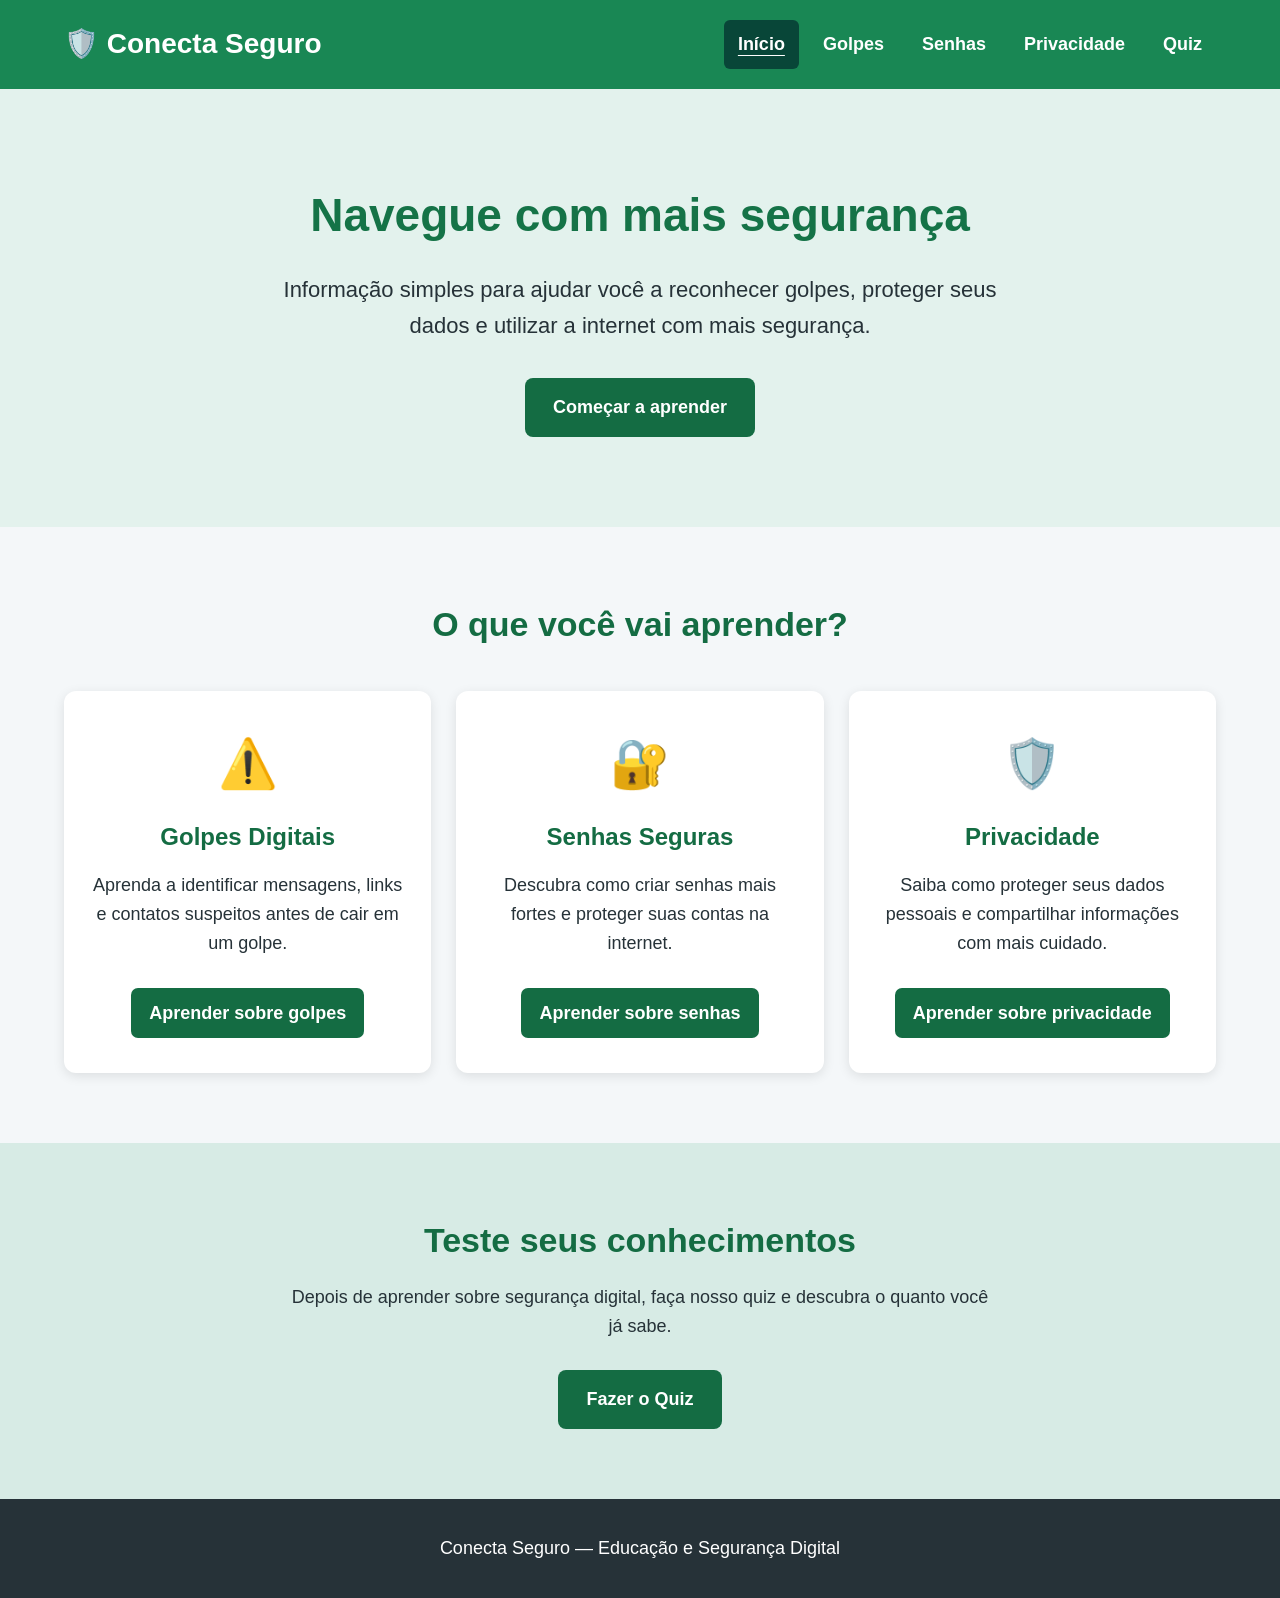
<file: index.html>
<!DOCTYPE html>
<html lang="pt-BR">

<head>
    <meta charset="UTF-8">
    <meta name="viewport" content="width=device-width, initial-scale=1.0">

    <title>Conecta Seguro</title>

    <meta name="description"
          content="Conecta Seguro - Informação simples e acessível para uma navegação mais segura na internet.">

    <link rel="stylesheet" href="css/style.css">
</head>

<body>

<header>
    <div class="container">
        <h1>
<a href="index.html" class="logo-link">
    🛡️ Conecta Seguro
</a>
        </h1>

        <nav>
            <a href="index.html" class="ativo" aria-current="page">Início</a>
            <a href="pages/golpes.html">Golpes</a>
            <a href="pages/senhas.html">Senhas</a>
            <a href="pages/privacidade.html">Privacidade</a>
            <a href="pages/quiz.html">Quiz</a>
        </nav>
    </div>
</header>


<main>

    <!-- Apresentação -->
    <section class="hero">

        <div class="container">

            <h2>Navegue com mais segurança</h2>

            <p>
                Informação simples para ajudar você a reconhecer golpes,
                proteger seus dados e utilizar a internet com mais segurança.
            </p>

            <a class="botao" href="#aprender">
                Começar a aprender
            </a>

        </div>

    </section>


    <!-- Conteúdos -->
    <section id="aprender" class="conteudos">

        <div class="container">

            <h2>O que você vai aprender?</h2>

            <div class="cards">

                <article class="card">
                    <span class="icone">⚠️</span>

                    <h3>Golpes Digitais</h3>

                    <p>
                        Aprenda a identificar mensagens, links e contatos
                        suspeitos antes de cair em um golpe.
                    </p>

                    <a href="pages/golpes.html">
                        Aprender sobre golpes
                    </a>
                </article>


                <article class="card">
                    <span class="icone">🔐</span>

                    <h3>Senhas Seguras</h3>

                    <p>
                        Descubra como criar senhas mais fortes e proteger
                        suas contas na internet.
                    </p>

                    <a href="pages/senhas.html">
                        Aprender sobre senhas
                    </a>
                </article>


                <article class="card">
                    <span class="icone">🛡️</span>

                    <h3>Privacidade</h3>

                    <p>
                        Saiba como proteger seus dados pessoais e compartilhar
                        informações com mais cuidado.
                    </p>

                    <a href="pages/privacidade.html">
                        Aprender sobre privacidade
                    </a>
                </article>

            </div>

        </div>

    </section>


    <!-- Quiz -->
    <section class="quiz">

        <div class="container">

            <h2>Teste seus conhecimentos</h2>

            <p>
                Depois de aprender sobre segurança digital,
                faça nosso quiz e descubra o quanto você já sabe.
            </p>

            <a class="botao" href="pages/quiz.html">
                Fazer o Quiz
            </a>

        </div>

    </section>

</main>


<footer>

    <div class="container">

        <p>
            Conecta Seguro — Educação e Segurança Digital
        </p>
    </div>

</footer>

<script src="js/script.js"></script>

</body>

</html>
</file>
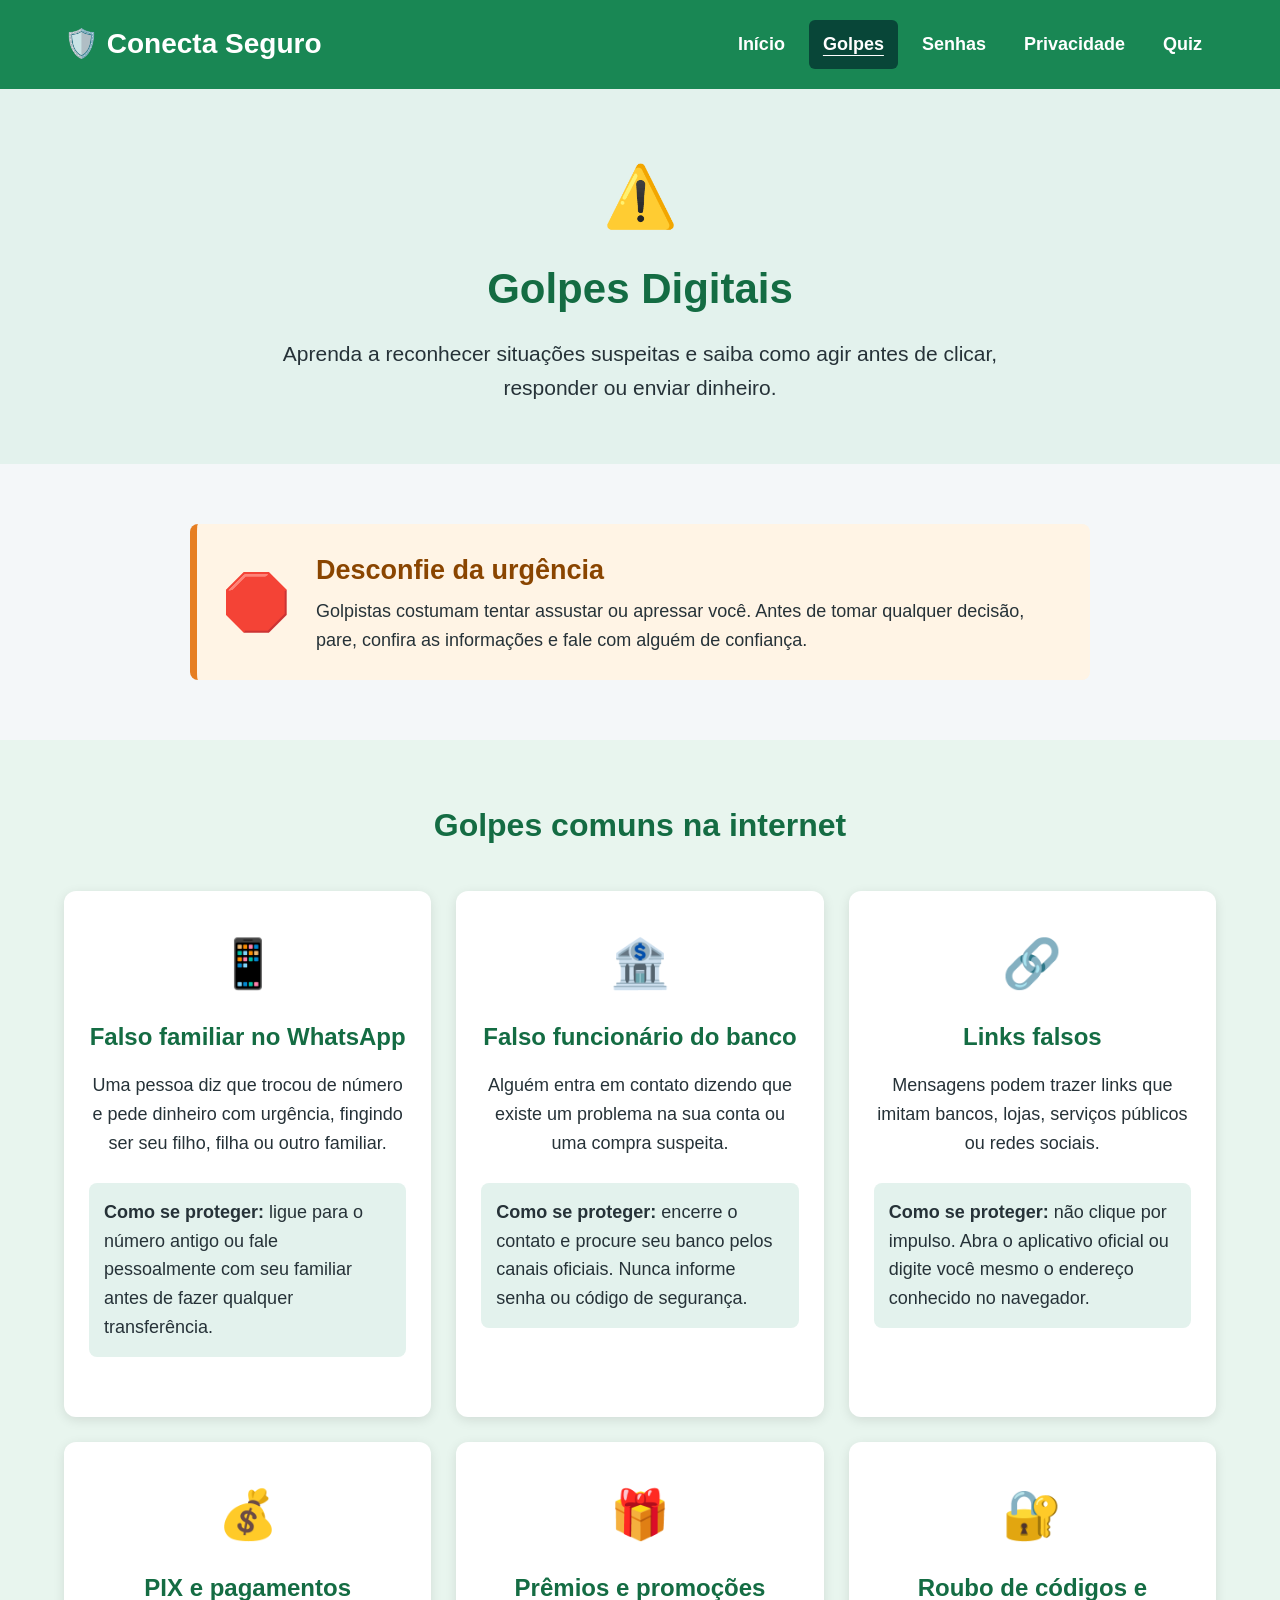
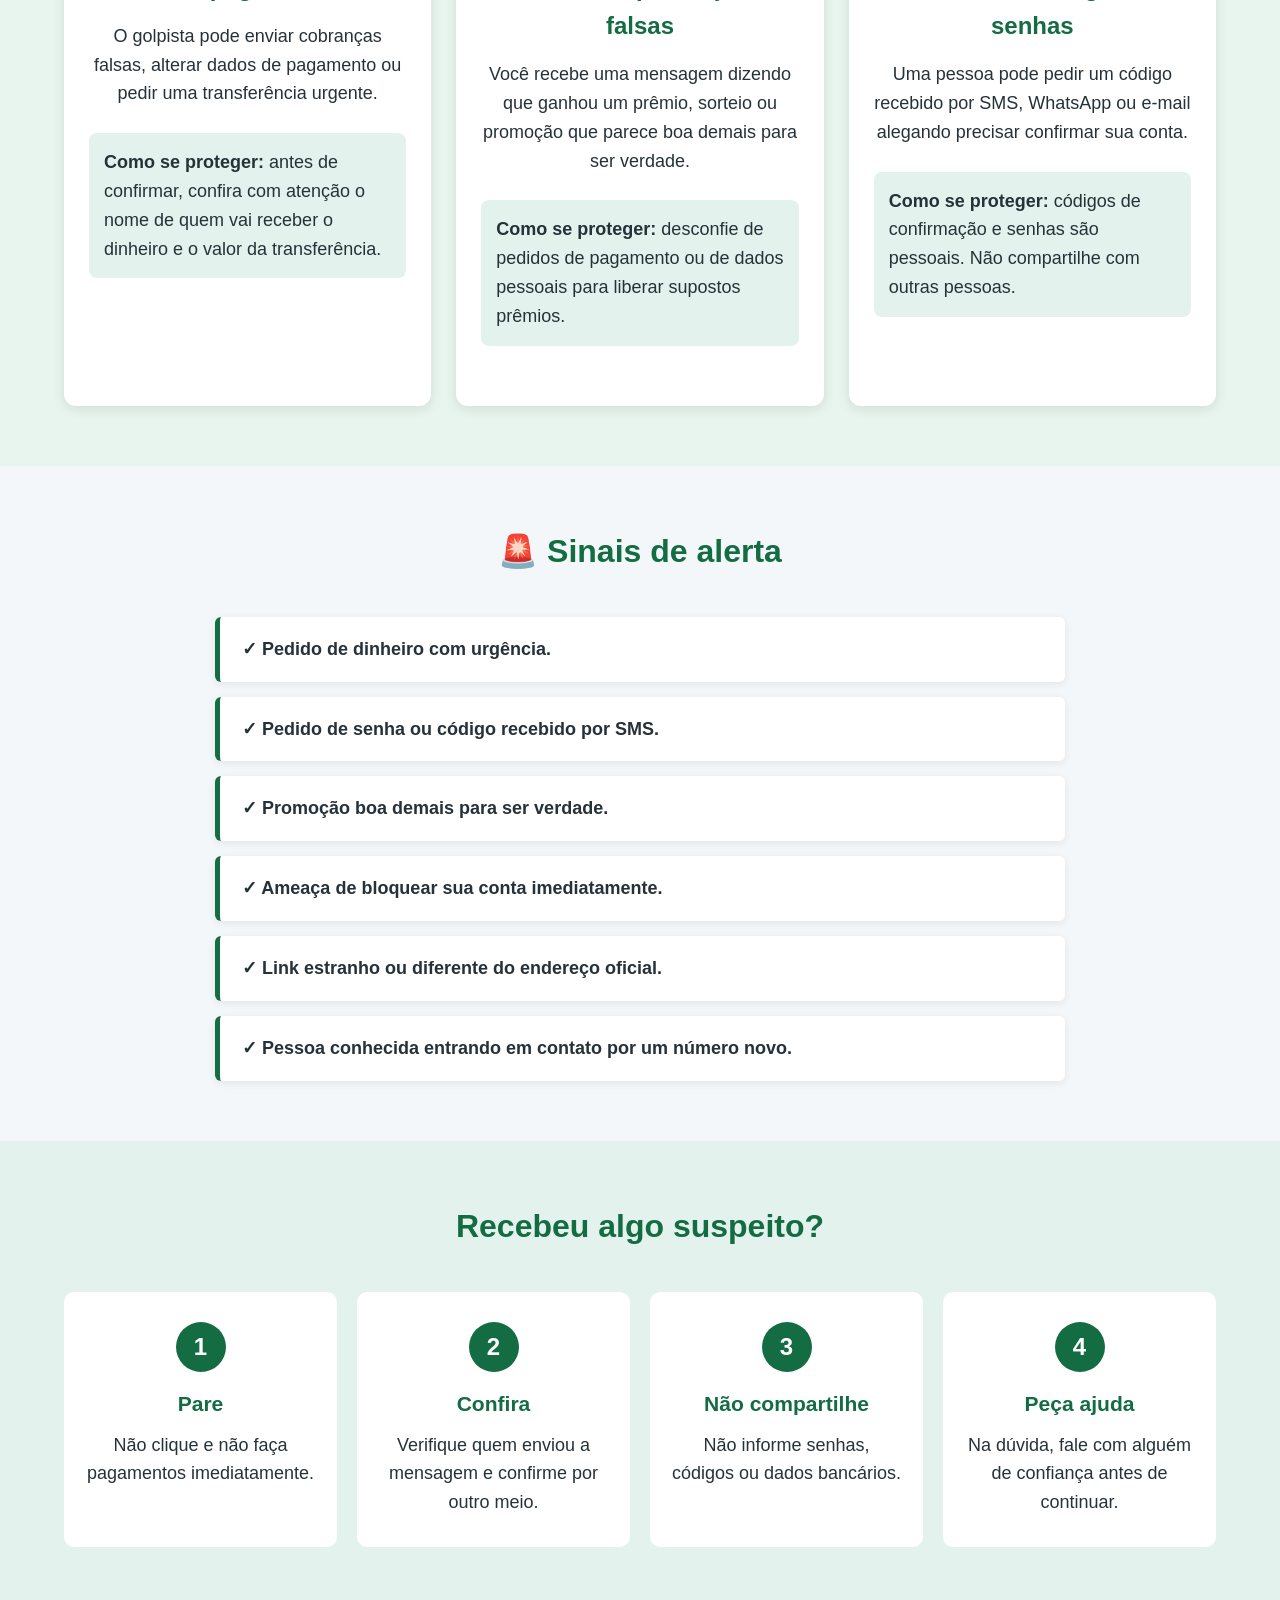
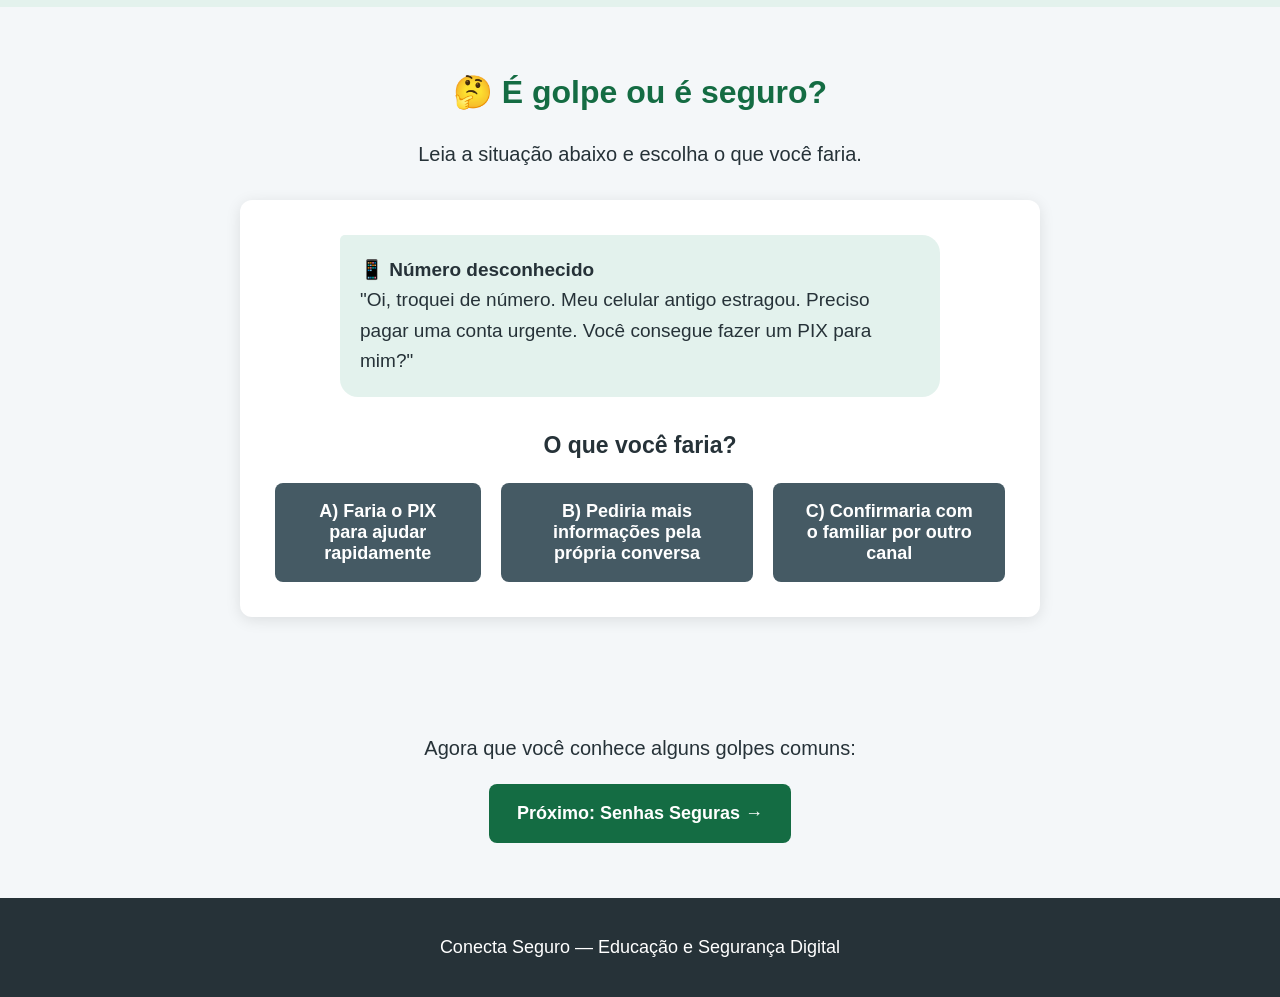
<file: pages/golpes.html>
<!DOCTYPE html>
<html lang="pt-BR">

<head>
    <meta charset="UTF-8">
    <meta name="viewport" content="width=device-width, initial-scale=1.0">

    <title>Golpes Digitais | Conecta Seguro</title>

    <meta name="description"
          content="Aprenda a reconhecer golpes digitais e saiba como se proteger na internet.">

    <link rel="stylesheet" href="../css/style.css">
</head>

<body>

<header>
    <div class="container">
        <h1>
<a href="../index.html" class="logo-link">
    🛡️ Conecta Seguro
</a>
        </h1>

        <nav>
            <a href="../index.html">Início</a>
            <a href="golpes.html" class="ativo" aria-current="page">Golpes</a>
            <a href="senhas.html">Senhas</a>
            <a href="privacidade.html">Privacidade</a>
            <a href="quiz.html">Quiz</a>
        </nav>
    </div>
</header>


<main>

    <!-- Introdução -->
    <section class="pagina-topo">
        <div class="container">
            <span class="pagina-icone">⚠️</span>

            <h2>Golpes Digitais</h2>

            <p>
                Aprenda a reconhecer situações suspeitas e saiba
                como agir antes de clicar, responder ou enviar dinheiro.
            </p>
        </div>
    </section>


    <!-- Regra principal -->
    <section class="secao">
        <div class="container">

            <div class="alerta-importante">
                <span>🛑</span>

                <div>
                    <h2>Desconfie da urgência</h2>

                    <p>
                        Golpistas costumam tentar assustar ou apressar você.
                        Antes de tomar qualquer decisão, pare, confira as
                        informações e fale com alguém de confiança.
                    </p>
                </div>
            </div>

        </div>
    </section>


    <!-- Tipos de golpes -->
    <section class="secao fundo-claro">
        <div class="container">

            <h2 class="titulo-secao">Golpes comuns na internet</h2>

            <div class="cards golpes-cards">

                <article class="card">
                    <span class="icone">📱</span>

                    <h3>Falso familiar no WhatsApp</h3>

                    <p>
                        Uma pessoa diz que trocou de número e pede dinheiro
                        com urgência, fingindo ser seu filho, filha ou outro
                        familiar.
                    </p>

                    <p class="dica">
                        <strong>Como se proteger:</strong>
                        ligue para o número antigo ou fale pessoalmente com
                        seu familiar antes de fazer qualquer transferência.
                    </p>
                </article>


                <article class="card">
                    <span class="icone">🏦</span>

                    <h3>Falso funcionário do banco</h3>

                    <p>
                        Alguém entra em contato dizendo que existe um problema
                        na sua conta ou uma compra suspeita.
                    </p>

                    <p class="dica">
                        <strong>Como se proteger:</strong>
                        encerre o contato e procure seu banco pelos canais
                        oficiais. Nunca informe senha ou código de segurança.
                    </p>
                </article>


                <article class="card">
                    <span class="icone">🔗</span>

                    <h3>Links falsos</h3>

                    <p>
                        Mensagens podem trazer links que imitam bancos,
                        lojas, serviços públicos ou redes sociais.
                    </p>

                    <p class="dica">
                        <strong>Como se proteger:</strong>
                        não clique por impulso. Abra o aplicativo oficial ou
                        digite você mesmo o endereço conhecido no navegador.
                    </p>
                </article>


                <article class="card">
                    <span class="icone">💰</span>

                    <h3>PIX e pagamentos</h3>

                    <p>
                        O golpista pode enviar cobranças falsas, alterar dados
                        de pagamento ou pedir uma transferência urgente.
                    </p>

                    <p class="dica">
                        <strong>Como se proteger:</strong>
                        antes de confirmar, confira com atenção o nome de quem
                        vai receber o dinheiro e o valor da transferência.
                    </p>
                </article>


                <article class="card">
                    <span class="icone">🎁</span>

                    <h3>Prêmios e promoções falsas</h3>

                    <p>
                        Você recebe uma mensagem dizendo que ganhou um prêmio,
                        sorteio ou promoção que parece boa demais para ser verdade.
                    </p>

                    <p class="dica">
                        <strong>Como se proteger:</strong>
                        desconfie de pedidos de pagamento ou de dados pessoais
                        para liberar supostos prêmios.
                    </p>
                </article>


                <article class="card">
                    <span class="icone">🔐</span>

                    <h3>Roubo de códigos e senhas</h3>

                    <p>
                        Uma pessoa pode pedir um código recebido por SMS,
                        WhatsApp ou e-mail alegando precisar confirmar sua conta.
                    </p>

                    <p class="dica">
                        <strong>Como se proteger:</strong>
                        códigos de confirmação e senhas são pessoais.
                        Não compartilhe com outras pessoas.
                    </p>
                </article>

            </div>

        </div>
    </section>


    <!-- Sinais de alerta -->
    <section class="secao">
        <div class="container">

            <h2 class="titulo-secao">🚨 Sinais de alerta</h2>

            <div class="lista-seguranca">

                <div>✓ Pedido de dinheiro com urgência.</div>

                <div>✓ Pedido de senha ou código recebido por SMS.</div>

                <div>✓ Promoção boa demais para ser verdade.</div>

                <div>✓ Ameaça de bloquear sua conta imediatamente.</div>

                <div>✓ Link estranho ou diferente do endereço oficial.</div>

                <div>✓ Pessoa conhecida entrando em contato por um número novo.</div>

            </div>

        </div>
    </section>


    <!-- Passos -->
    <section class="secao passos-seguranca">
        <div class="container">

            <h2 class="titulo-secao">
                Recebeu algo suspeito?
            </h2>

            <div class="passos">

                <div class="passo">
                    <span>1</span>
                    <h3>Pare</h3>
                    <p>Não clique e não faça pagamentos imediatamente.</p>
                </div>

                <div class="passo">
                    <span>2</span>
                    <h3>Confira</h3>
                    <p>Verifique quem enviou a mensagem e confirme por outro meio.</p>
                </div>

                <div class="passo">
                    <span>3</span>
                    <h3>Não compartilhe</h3>
                    <p>Não informe senhas, códigos ou dados bancários.</p>
                </div>

                <div class="passo">
                    <span>4</span>
                    <h3>Peça ajuda</h3>
                    <p>Na dúvida, fale com alguém de confiança antes de continuar.</p>
                </div>

            </div>

        </div>
    </section>
<!-- Atividade interativa -->
<section class="secao atividade">
    <div class="container">

        <h2 class="titulo-secao">🤔 É golpe ou é seguro?</h2>

        <p class="atividade-introducao">
            Leia a situação abaixo e escolha o que você faria.
        </p>

       <div class="situacao">

    <div class="mensagem-simulada">

        <div class="mensagem-remetente">
            📱 <strong>Número desconhecido</strong>
        </div>

        <p>
            "Oi, troquei de número. Meu celular antigo estragou.
            Preciso pagar uma conta urgente. Você consegue fazer um PIX
            para mim?"
        </p>

    </div>


    <h3>O que você faria?</h3>


    <div class="opcoes opcoes-golpe">

        <button
            type="button"
            class="opcao opcao-golpe"
            onclick="verificarResposta('pix', this)">
            A) Faria o PIX para ajudar rapidamente
        </button>

        <button
            type="button"
            class="opcao opcao-golpe"
            onclick="verificarResposta('conversa', this)">
            B) Pediria mais informações pela própria conversa
        </button>

        <button
            type="button"
            class="opcao opcao-golpe"
            onclick="verificarResposta('confirmar', this)">
            C) Confirmaria com o familiar por outro canal
        </button>

    </div>


    <div
        id="resultado"
        class="resultado"
        aria-live="polite">
    </div>

</div>

    </div>
</section>

    <!-- Navegação -->
    <section class="proxima-aula">
        <div class="container">

            <p>Agora que você conhece alguns golpes comuns:</p>

            <a class="botao" href="senhas.html">
                Próximo: Senhas Seguras →
            </a>

        </div>
    </section>

</main>


<footer>
    <div class="container">

        <p>Conecta Seguro — Educação e Segurança Digital</p>

    </div>
</footer>

<script src="../js/script.js"></script>

</body>

</html>
</file>
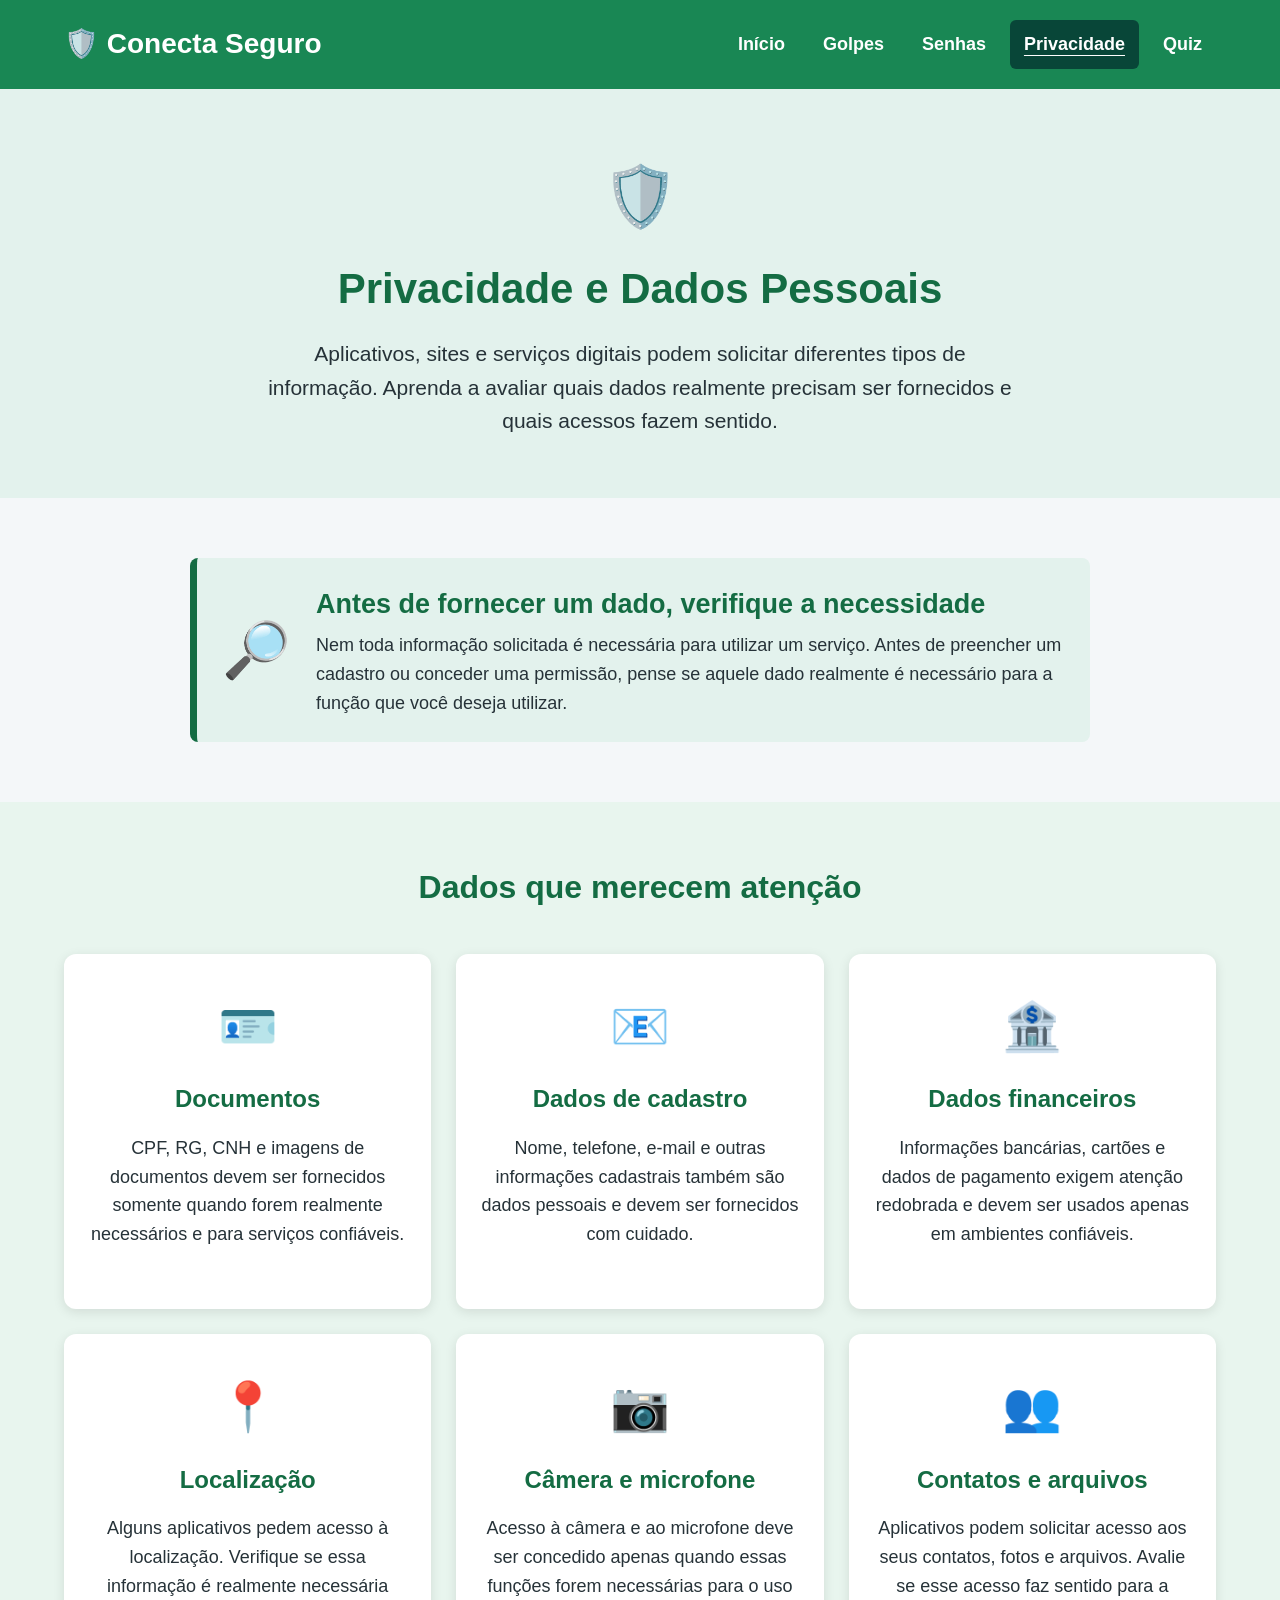
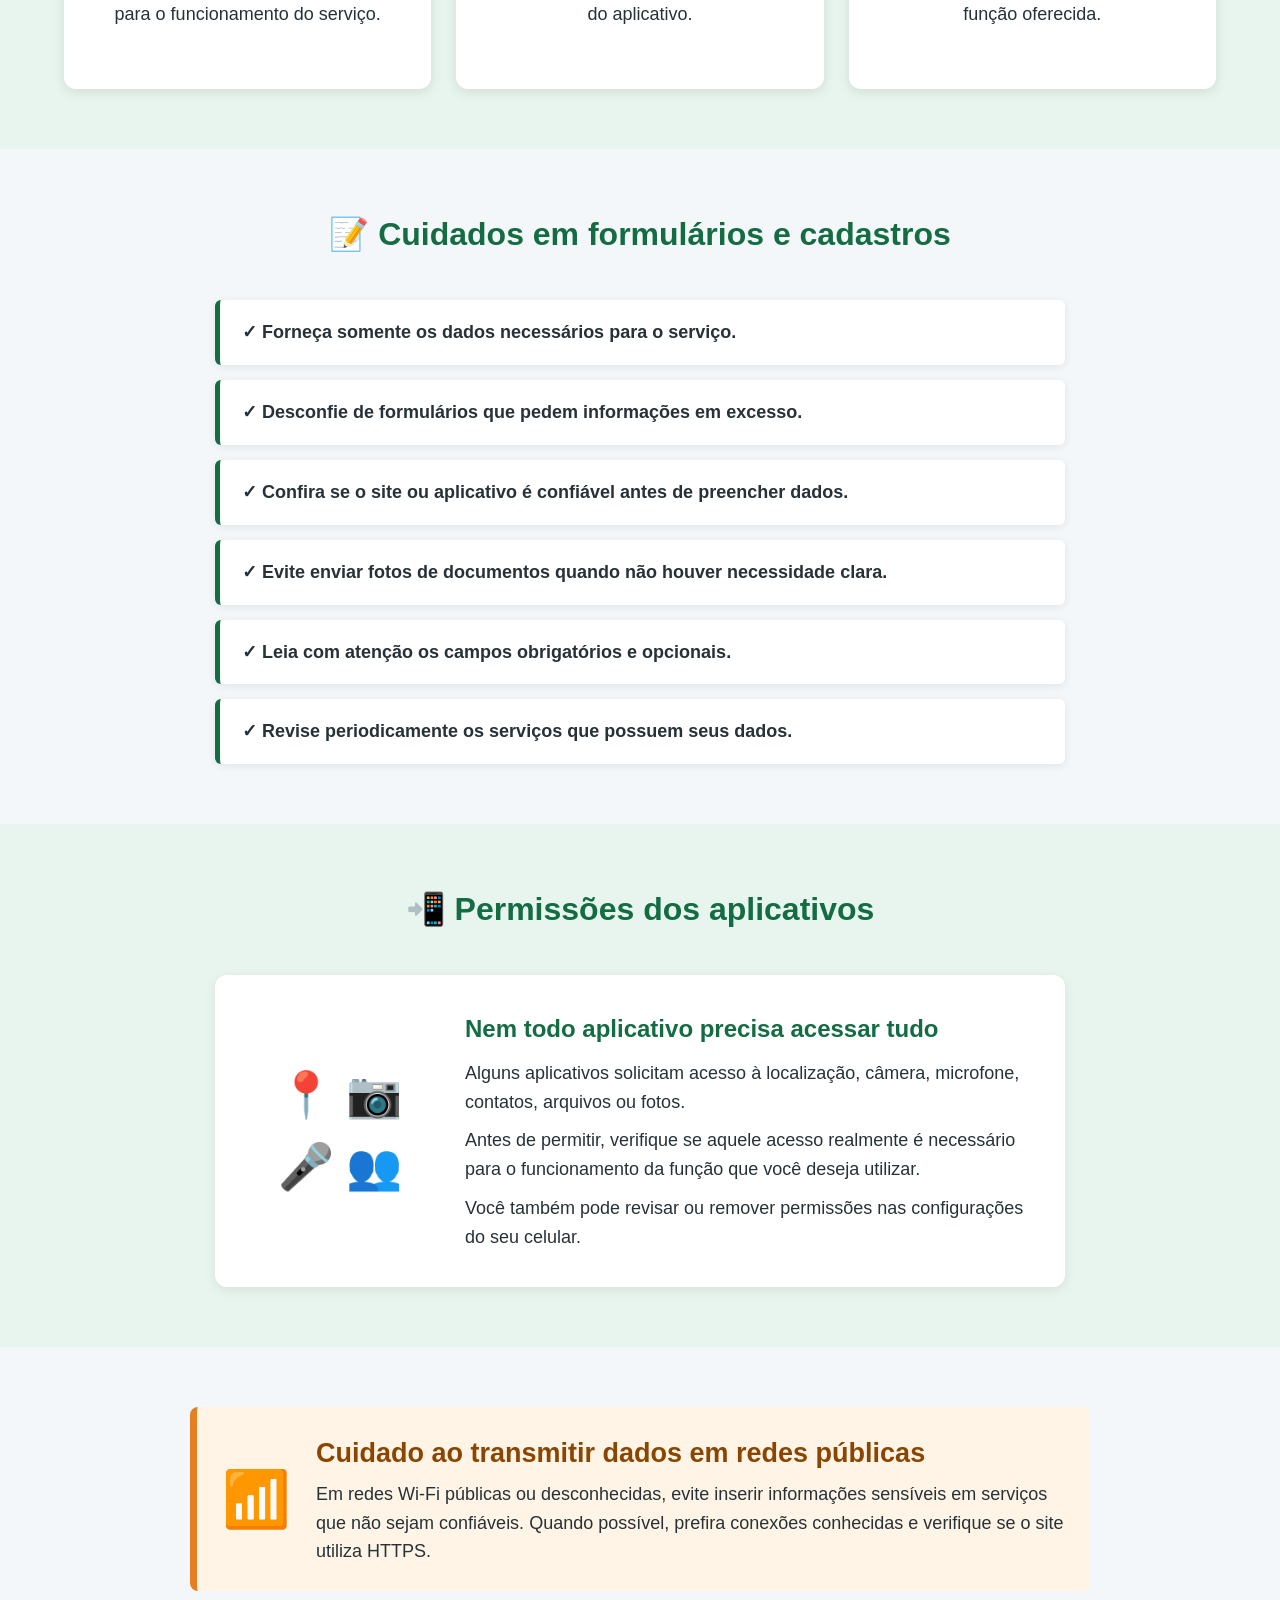
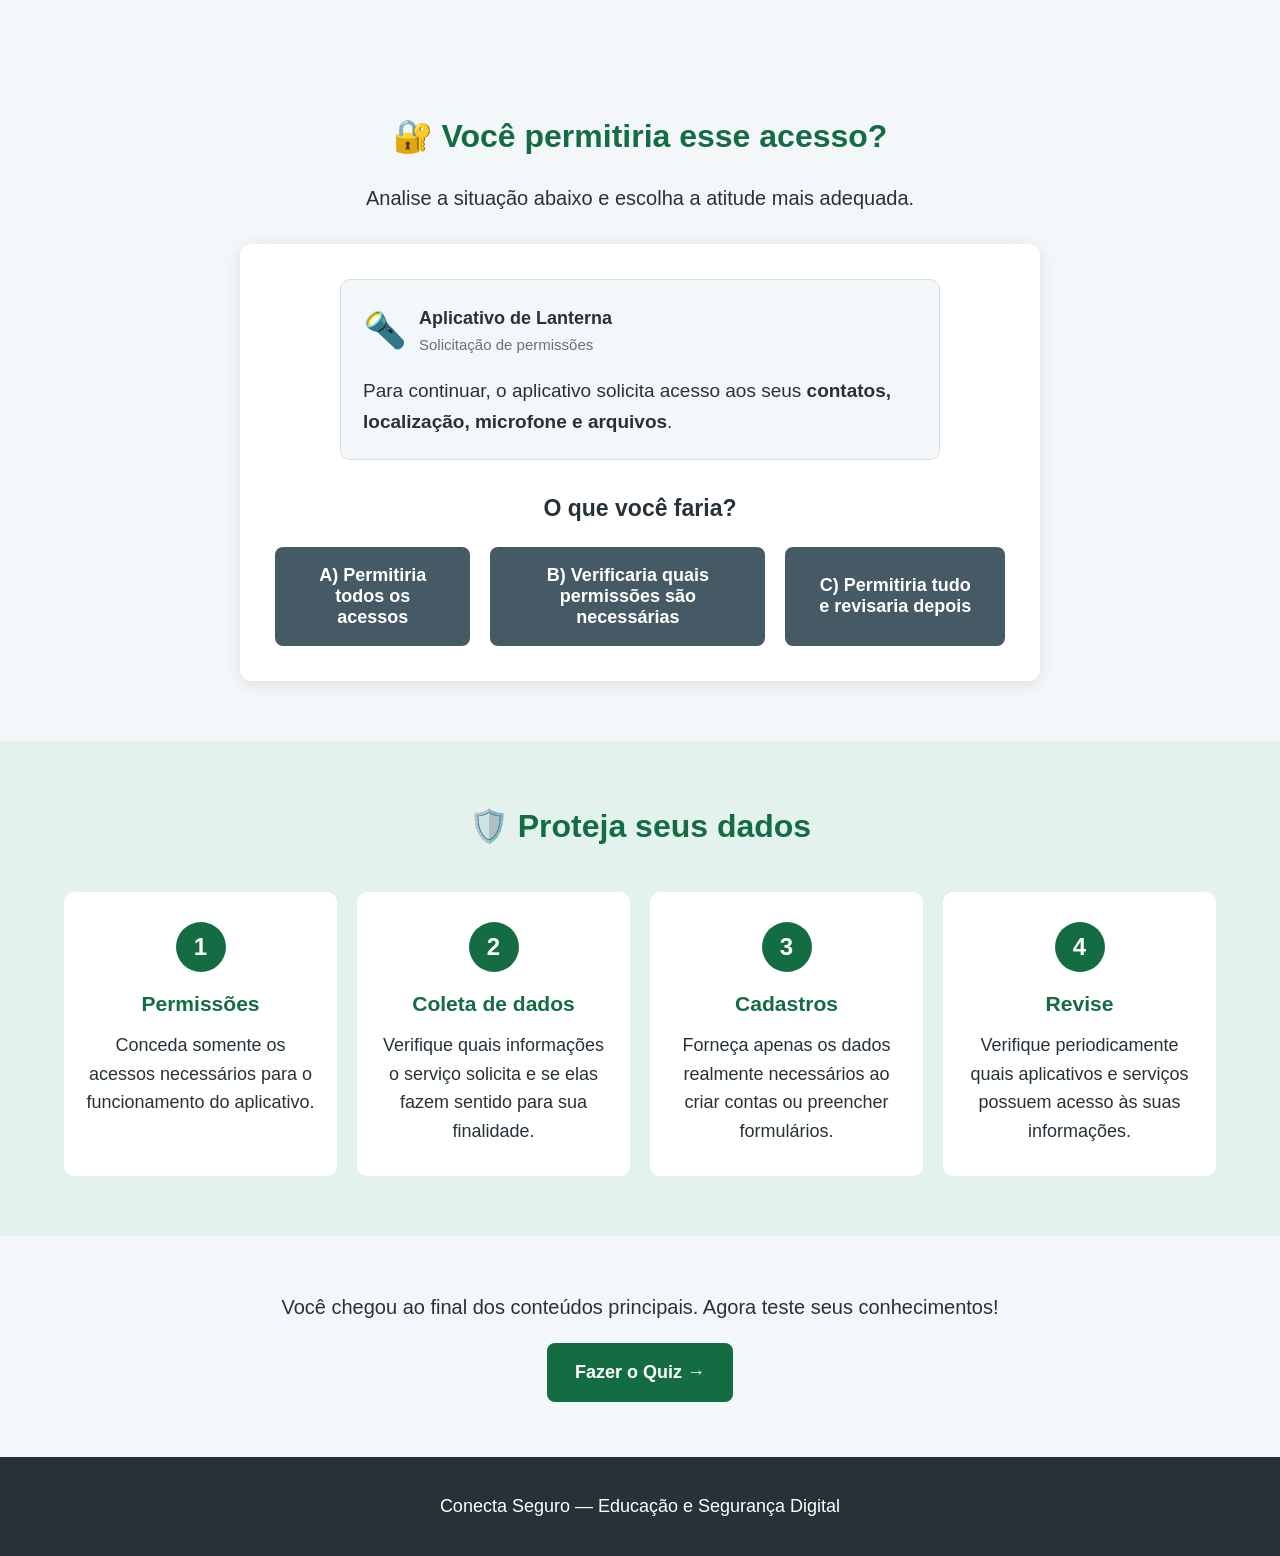
<file: pages/privacidade.html>
<!DOCTYPE html>
<html lang="pt-BR">

<head>
    <meta charset="UTF-8">
    <meta name="viewport" content="width=device-width, initial-scale=1.0">

    <title>Privacidade | Conecta Seguro</title>

    <meta name="description"
          content="Aprenda a proteger seus dados pessoais e sua privacidade na internet.">

    <link rel="stylesheet" href="../css/style.css">
</head>

<body>

<header>
    <div class="container">
        <h1>
<a href="../index.html" class="logo-link">
    🛡️ Conecta Seguro
</a>
        </h1>

        <nav>
            <a href="../index.html">Início</a>
            <a href="golpes.html">Golpes</a>
            <a href="senhas.html">Senhas</a>
            <a href="privacidade.html" class="ativo" aria-current="page">Privacidade</a>
            <a href="quiz.html">Quiz</a>
        </nav>
    </div>
</header>


<main>

    <!-- Introdução -->
    <section class="pagina-topo">
        <div class="container">

            <span class="pagina-icone">🛡️</span>

            <h2>Privacidade e Dados Pessoais</h2>

            <p>
                Aplicativos, sites e serviços digitais podem solicitar
                diferentes tipos de informação. Aprenda a avaliar quais dados
                realmente precisam ser fornecidos e quais acessos fazem sentido.
            </p>

        </div>
    </section>


    <!-- Regra principal -->
    <section class="secao">
        <div class="container">

            <div class="alerta-importante alerta-verde">

                <span>🔎</span>

                <div>
                    <h2>Antes de fornecer um dado, verifique a necessidade</h2>

                    <p>
                        Nem toda informação solicitada é necessária para utilizar
                        um serviço. Antes de preencher um cadastro ou conceder
                        uma permissão, pense se aquele dado realmente é necessário
                        para a função que você deseja utilizar.
                    </p>
                </div>

            </div>

        </div>
    </section>


    <!-- Dados que merecem cuidado -->
    <section class="secao fundo-claro">
        <div class="container">

            <h2 class="titulo-secao">
                Dados que merecem atenção
            </h2>

            <div class="cards">

                <article class="card">
                    <span class="icone">🪪</span>

                    <h3>Documentos</h3>

                    <p>
                        CPF, RG, CNH e imagens de documentos devem ser fornecidos
                        somente quando forem realmente necessários e para serviços
                        confiáveis.
                    </p>
                </article>


                <article class="card">
                    <span class="icone">📧</span>

                    <h3>Dados de cadastro</h3>

                    <p>
                        Nome, telefone, e-mail e outras informações cadastrais
                        também são dados pessoais e devem ser fornecidos com cuidado.
                    </p>
                </article>


                <article class="card">
                    <span class="icone">🏦</span>

                    <h3>Dados financeiros</h3>

                    <p>
                        Informações bancárias, cartões e dados de pagamento
                        exigem atenção redobrada e devem ser usados apenas
                        em ambientes confiáveis.
                    </p>
                </article>


                <article class="card">
                    <span class="icone">📍</span>

                    <h3>Localização</h3>

                    <p>
                        Alguns aplicativos pedem acesso à localização.
                        Verifique se essa informação é realmente necessária
                        para o funcionamento do serviço.
                    </p>
                </article>


                <article class="card">
                    <span class="icone">📷</span>

                    <h3>Câmera e microfone</h3>

                    <p>
                        Acesso à câmera e ao microfone deve ser concedido
                        apenas quando essas funções forem necessárias
                        para o uso do aplicativo.
                    </p>
                </article>


                <article class="card">
                    <span class="icone">👥</span>

                    <h3>Contatos e arquivos</h3>

                    <p>
                        Aplicativos podem solicitar acesso aos seus contatos,
                        fotos e arquivos. Avalie se esse acesso faz sentido
                        para a função oferecida.
                    </p>
                </article>

            </div>

        </div>
    </section>


    <!-- Formulários e cadastros -->
    <section class="secao">
        <div class="container">

            <h2 class="titulo-secao">
                📝 Cuidados em formulários e cadastros
            </h2>

            <div class="lista-seguranca">

                <div>✓ Forneça somente os dados necessários para o serviço.</div>

                <div>✓ Desconfie de formulários que pedem informações em excesso.</div>

                <div>✓ Confira se o site ou aplicativo é confiável antes de preencher dados.</div>

                <div>✓ Evite enviar fotos de documentos quando não houver necessidade clara.</div>

                <div>✓ Leia com atenção os campos obrigatórios e opcionais.</div>

                <div>✓ Revise periodicamente os serviços que possuem seus dados.</div>

            </div>

        </div>
    </section>


    <!-- Aplicativos -->
    <section class="secao fundo-claro">
        <div class="container">

            <h2 class="titulo-secao">
                📲 Permissões dos aplicativos
            </h2>

            <div class="bloco-privacidade">

                <div class="privacidade-ilustracao">
                    📍 📷 🎤 👥
                </div>

                <div>

                    <h3>Nem todo aplicativo precisa acessar tudo</h3>

                    <p>
                        Alguns aplicativos solicitam acesso à localização,
                        câmera, microfone, contatos, arquivos ou fotos.
                    </p>

                    <p>
                        Antes de permitir, verifique se aquele acesso
                        realmente é necessário para o funcionamento
                        da função que você deseja utilizar.
                    </p>

                    <p>
                        Você também pode revisar ou remover permissões
                        nas configurações do seu celular.
                    </p>

                </div>

            </div>

        </div>
    </section>


    <!-- Wi-Fi público -->
    <section class="secao">
        <div class="container">

            <div class="alerta-importante">

                <span>📶</span>

                <div>
                    <h2>Cuidado ao transmitir dados em redes públicas</h2>

                    <p>
                        Em redes Wi-Fi públicas ou desconhecidas, evite inserir
                        informações sensíveis em serviços que não sejam confiáveis.
                        Quando possível, prefira conexões conhecidas e verifique
                        se o site utiliza HTTPS.
                    </p>
                </div>

            </div>

        </div>
    </section>


    <!-- Atividade -->
    <section class="secao atividade">

        <div class="container">

            <h2 class="titulo-secao">
                🔐 Você permitiria esse acesso?
            </h2>

            <p class="atividade-introducao">
                Analise a situação abaixo e escolha a atitude mais adequada.
            </p>


            <div class="situacao">

                <div class="post-simulado">

                    <div class="post-usuario">
                        <span>🔦</span>

                        <div>
                            <strong>Aplicativo de Lanterna</strong>
                            <small>Solicitação de permissões</small>
                        </div>
                    </div>

                    <p>
                        Para continuar, o aplicativo solicita acesso aos seus
                        <strong>contatos, localização, microfone e arquivos</strong>.
                    </p>

                </div>


                <h3>O que você faria?</h3>


                <div class="opcoes opcoes-privacidade">

    <button
        type="button"
        class="opcao opcao-privacidade"
        onclick="verificarPrivacidade('permitirTudo', this)">
        A) Permitiria todos os acessos
    </button>

    <button
        type="button"
        class="opcao opcao-privacidade"
        onclick="verificarPrivacidade('verificar', this)">
        B) Verificaria quais permissões são necessárias
    </button>

    <button
        type="button"
        class="opcao opcao-privacidade"
        onclick="verificarPrivacidade('revisarDepois', this)">
        C) Permitiria tudo e revisaria depois
    </button>

</div>


                <div
                    id="resultadoPrivacidade"
                    class="resultado"
                    aria-live="polite">
                </div>

            </div>

        </div>

    </section>


    <!-- Resumo -->
    <section class="secao resumo-seguranca">
        <div class="container">

            <h2 class="titulo-secao">
                🛡️ Proteja seus dados
            </h2>

            <div class="passos">

                <div class="passo">
                    <span>1</span>
                    <h3>Permissões</h3>
                    <p>
                        Conceda somente os acessos necessários
                        para o funcionamento do aplicativo.
                    </p>
                </div>

                <div class="passo">
                    <span>2</span>
                    <h3>Coleta de dados</h3>
                    <p>
                        Verifique quais informações o serviço solicita
                        e se elas fazem sentido para sua finalidade.
                    </p>
                </div>

                <div class="passo">
                    <span>3</span>
                    <h3>Cadastros</h3>
                    <p>
                        Forneça apenas os dados realmente necessários
                        ao criar contas ou preencher formulários.
                    </p>
                </div>

                <div class="passo">
                    <span>4</span>
                    <h3>Revise</h3>
                    <p>
                        Verifique periodicamente quais aplicativos
                        e serviços possuem acesso às suas informações.
                    </p>
                </div>

            </div>

        </div>
    </section>


    <!-- Próxima página -->
    <section class="proxima-aula">
        <div class="container">

            <p>
                Você chegou ao final dos conteúdos principais.
                Agora teste seus conhecimentos!
            </p>

            <a class="botao" href="quiz.html">
                Fazer o Quiz →
            </a>

        </div>
    </section>

</main>


<footer>
    <div class="container">
        <p>Conecta Seguro — Educação e Segurança Digital</p>
    </div>
</footer>


<script src="../js/script.js"></script>

</body>

</html>
</file>
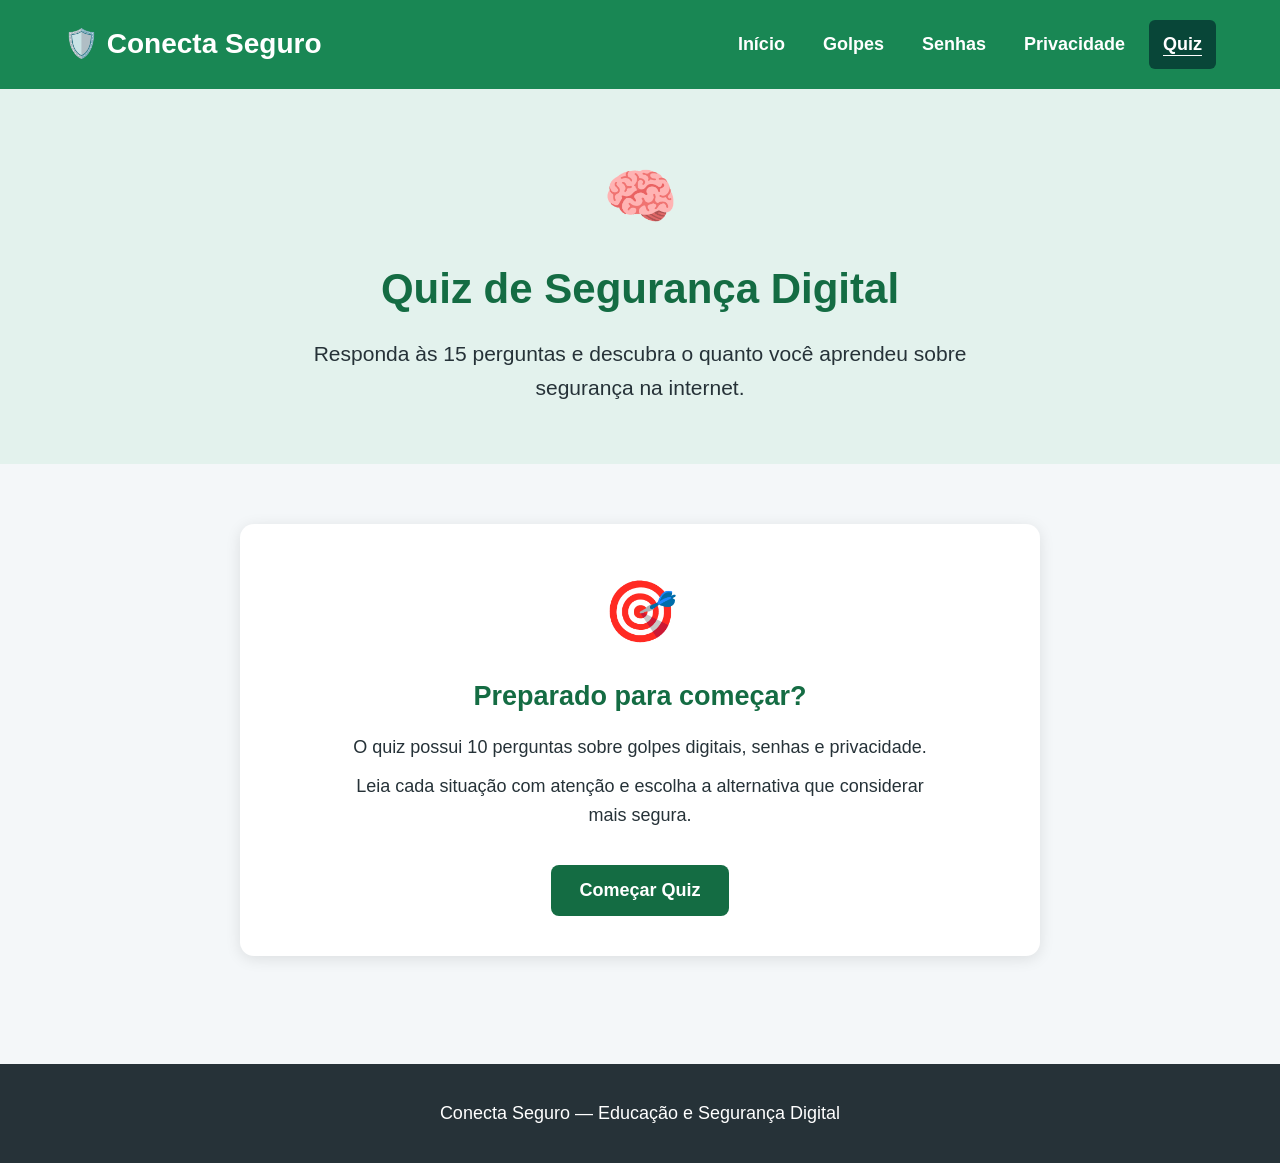
<file: pages/quiz.html>
<!DOCTYPE html>
<html lang="pt-BR">

<head>
    <meta charset="UTF-8">
    <meta name="viewport" content="width=device-width, initial-scale=1.0">

    <title>Quiz | Conecta Seguro</title>

    <meta name="description"
          content="Teste seus conhecimentos sobre segurança digital com o quiz do Conecta Seguro.">

    <link rel="stylesheet" href="../css/style.css">
</head>

<body>

<header>
    <div class="container">
        <h1>
<a href="../index.html" class="logo-link">
    🛡️ Conecta Seguro
</a>
        </h1>

        <nav>
            <a href="../index.html">Início</a>
            <a href="golpes.html">Golpes</a>
            <a href="senhas.html">Senhas</a>
            <a href="privacidade.html">Privacidade</a>
            <a href="quiz.html" class="ativo" aria-current="page">Quiz</a>
        </nav>
    </div>
</header>


<main>

    <section class="pagina-topo">
        <div class="container">

            <span class="pagina-icone">🧠</span>

            <h2>Quiz de Segurança Digital</h2>

            <p>
    Responda às 15 perguntas e descubra o quanto você aprendeu sobre
    segurança na internet.
            </p>

        </div>
    </section>


    <section class="secao quiz-pagina">
        <div class="container">

            <!-- Tela inicial -->
            <div id="quizInicio" class="quiz-box quiz-inicio">

                <span class="quiz-icone">🎯</span>

                <h2>Preparado para começar?</h2>

                <p>
                    O quiz possui 10 perguntas sobre golpes digitais,
                    senhas e privacidade.
                </p>

                <p>
                    Leia cada situação com atenção e escolha
                    a alternativa que considerar mais segura.
                </p>

                <button
                    type="button"
                    class="botao botao-sem-borda"
                    onclick="iniciarQuiz()">
                    Começar Quiz
                </button>

            </div>


            <!-- Perguntas -->
            <div id="quizPergunta" class="quiz-box quiz-escondido">

                <div class="quiz-progresso">

                    <span id="contadorPergunta">
                        Pergunta 1 de 10
                    </span>

                    <span id="pontuacaoAtual">
                        Pontos: 0
                    </span>

                </div>


                <div class="barra-quiz">
                    <div id="progressoQuiz"></div>
                </div>


                <p id="categoriaQuiz" class="categoria-quiz">
                    Golpes Digitais
                </p>

                <h2 id="textoPergunta">
                    Pergunta
                </h2>


                <div id="alternativasQuiz" class="alternativas-quiz">
                </div>


                <div
                    id="feedbackQuiz"
                    class="feedback-quiz"
                    aria-live="polite">
                </div>


                <button
                    type="button"
                    id="botaoProxima"
                    class="botao botao-proxima quiz-escondido"
                    onclick="proximaPergunta()">
                    Próxima pergunta →
                </button>

            </div>


            <!-- Resultado -->
            <div id="quizResultado" class="quiz-box quiz-escondido">

                <span id="iconeResultado" class="quiz-icone">
                    🏆
                </span>

                <h2>Resultado do Quiz</h2>

            <div class="nota-quiz">
              <span id="notaFinal">0</span>
              <span id="totalFinal"> / 15</span>
            </div>

                <h3 id="tituloResultado"></h3>

                <p id="mensagemResultado"></p>


                <div id="recomendacaoResultado"
                     class="recomendacao-quiz">
                </div>


                <div class="acoes-resultado">

                    <button
                        type="button"
                        class="botao botao-sem-borda"
                        onclick="reiniciarQuiz()">
                        🔄 Refazer Quiz
                    </button>

                    <a class="botao botao-secundario"
                       href="../index.html">
                        🏠 Voltar ao início
                    </a>

                </div>

            </div>

        </div>
    </section>

</main>


<footer>
    <div class="container">
        <p>Conecta Seguro — Educação e Segurança Digital</p>
    </div>
</footer>


<script src="../js/script.js"></script>

</body>
</html>
</file>
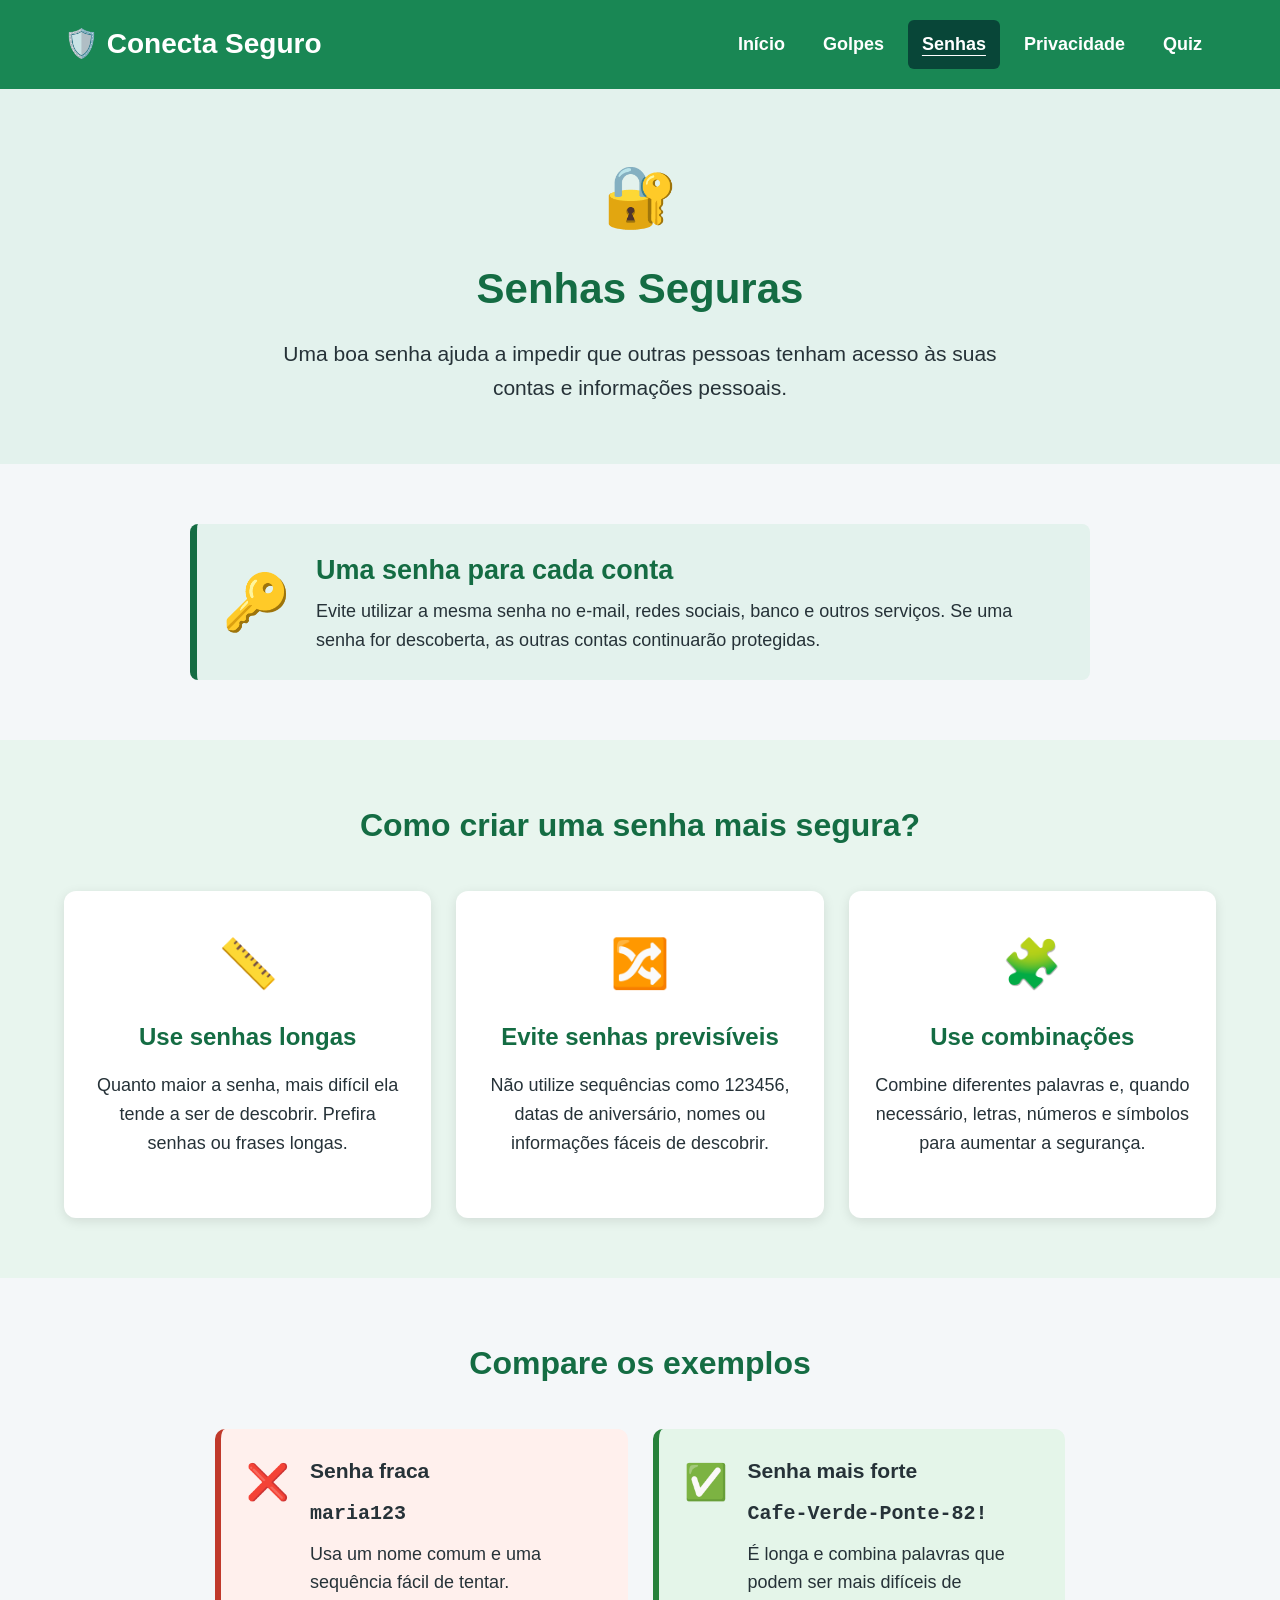
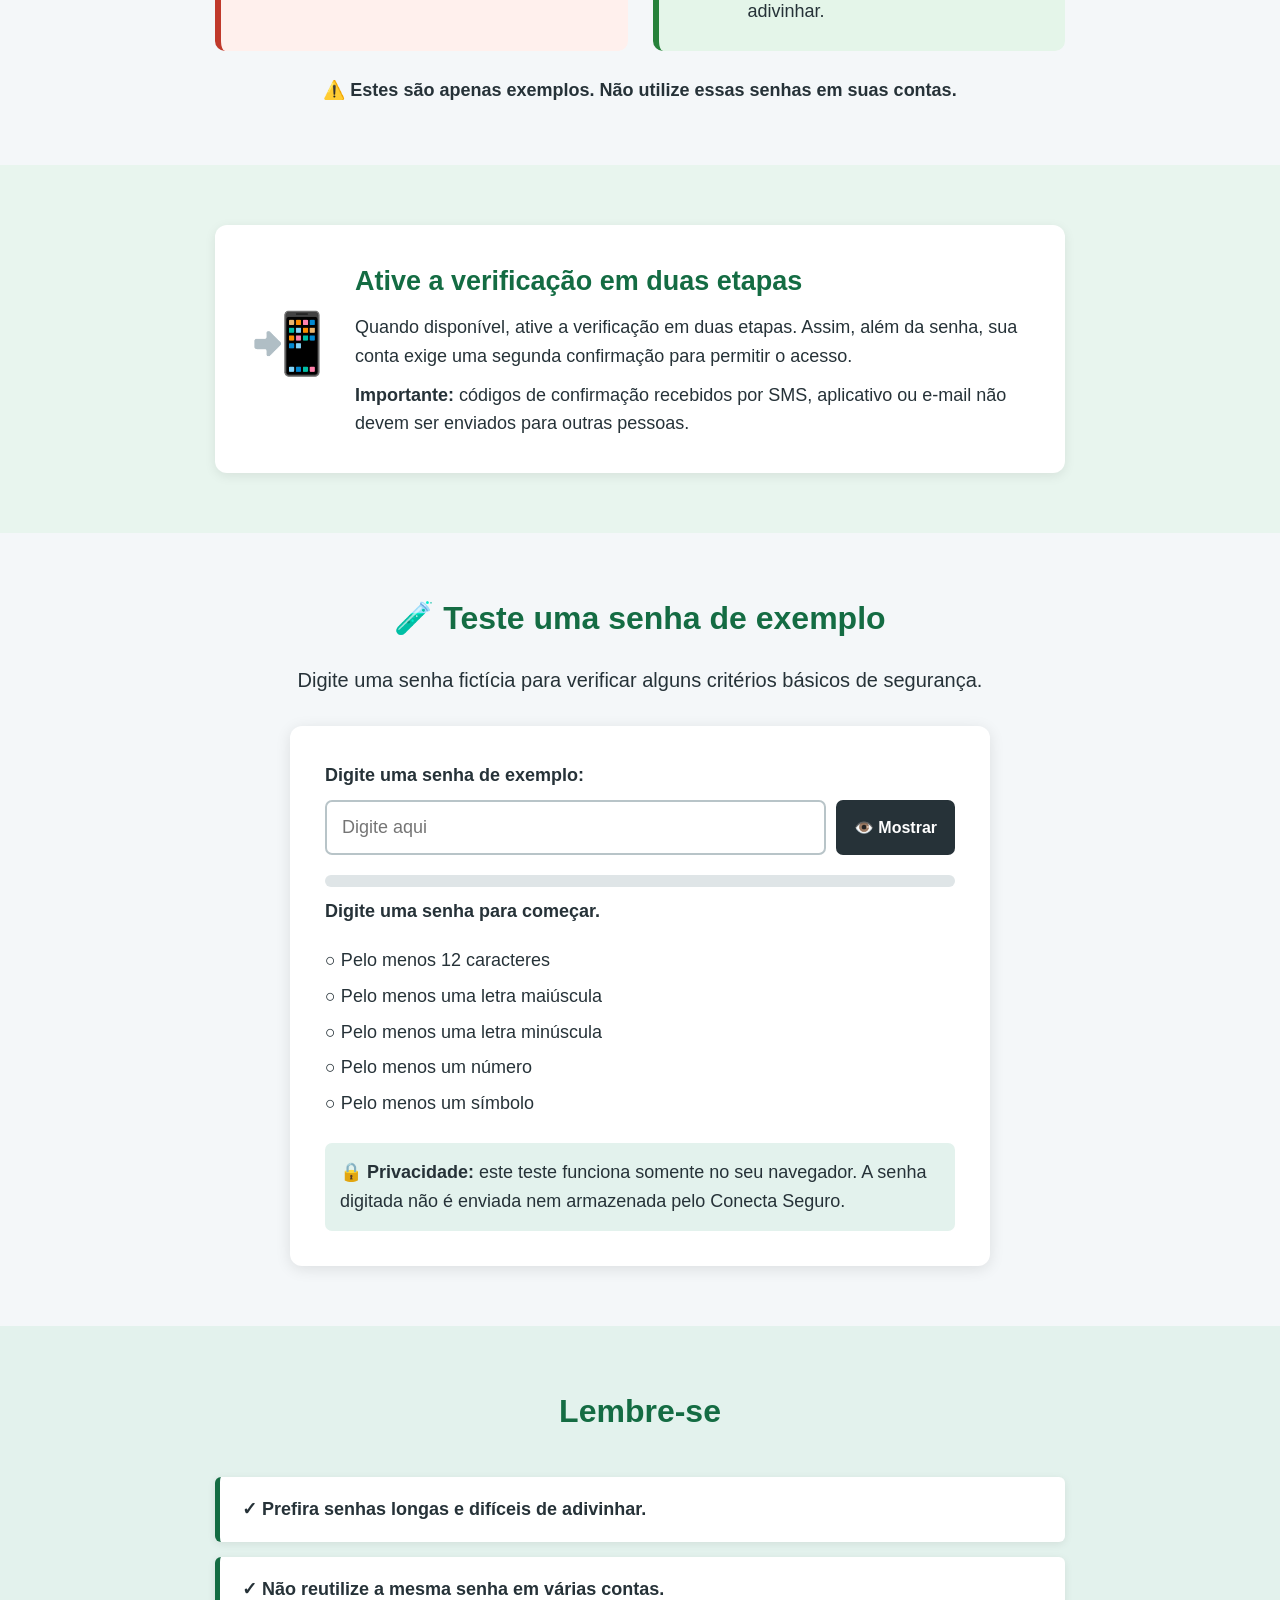
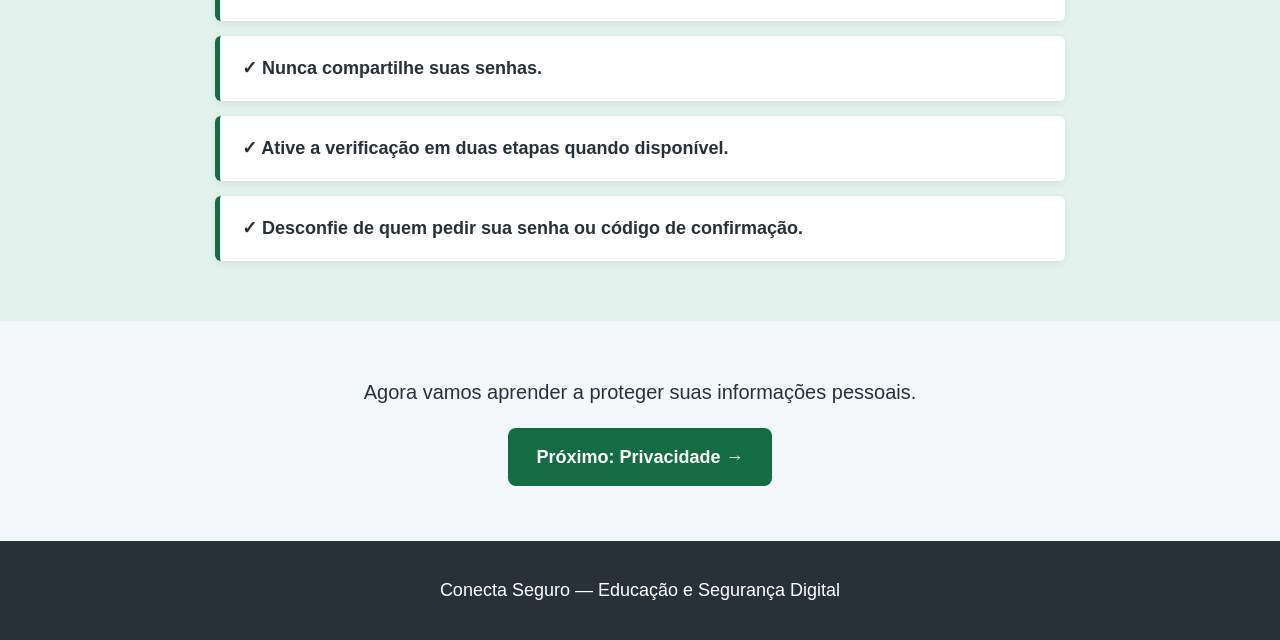
<file: pages/senhas.html>
<!DOCTYPE html>
<html lang="pt-BR">

<head>
    <meta charset="UTF-8">
    <meta name="viewport" content="width=device-width, initial-scale=1.0">

    <title>Senhas Seguras | Conecta Seguro</title>

    <meta name="description"
          content="Aprenda a criar senhas mais seguras e proteger suas contas na internet.">

    <link rel="stylesheet" href="../css/style.css">
</head>

<body>

<header>
    <div class="container">
        <h1>
<a href="../index.html" class="logo-link">
    🛡️ Conecta Seguro
</a>
        </h1>

        <nav>
            <a href="../index.html">Início</a>
            <a href="golpes.html">Golpes</a>
            <a href="senhas.html" class="ativo" aria-current="page">Senhas</a>
            <a href="privacidade.html">Privacidade</a>
            <a href="quiz.html">Quiz</a>
        </nav>
    </div>
</header>


<main>

    <!-- Introdução -->
    <section class="pagina-topo">
        <div class="container">

            <span class="pagina-icone">🔐</span>

            <h2>Senhas Seguras</h2>

            <p>
                Uma boa senha ajuda a impedir que outras pessoas
                tenham acesso às suas contas e informações pessoais.
            </p>

        </div>
    </section>


    <!-- Regra principal -->
    <section class="secao">
        <div class="container">

            <div class="alerta-importante alerta-verde">

                <span>🔑</span>

                <div>
                    <h2>Uma senha para cada conta</h2>

                    <p>
                        Evite utilizar a mesma senha no e-mail, redes sociais,
                        banco e outros serviços. Se uma senha for descoberta,
                        as outras contas continuarão protegidas.
                    </p>
                </div>

            </div>

        </div>
    </section>


    <!-- Como criar -->
    <section class="secao fundo-claro">
        <div class="container">

            <h2 class="titulo-secao">
                Como criar uma senha mais segura?
            </h2>

            <div class="cards">

                <article class="card">
                    <span class="icone">📏</span>

                    <h3>Use senhas longas</h3>

                    <p>
                        Quanto maior a senha, mais difícil ela tende a ser
                        de descobrir. Prefira senhas ou frases longas.
                    </p>
                </article>


                <article class="card">
                    <span class="icone">🔀</span>

                    <h3>Evite senhas previsíveis</h3>

                    <p>
                        Não utilize sequências como 123456, datas de
                        aniversário, nomes ou informações fáceis de descobrir.
                    </p>
                </article>


                <article class="card">
                    <span class="icone">🧩</span>

                    <h3>Use combinações</h3>

                    <p>
                        Combine diferentes palavras e, quando necessário,
                        letras, números e símbolos para aumentar a segurança.
                    </p>
                </article>

            </div>

        </div>
    </section>


    <!-- Exemplos -->
    <section class="secao">
        <div class="container">

            <h2 class="titulo-secao">
                Compare os exemplos
            </h2>

            <div class="comparacao-senhas">

                <div class="senha-exemplo senha-ruim">

                    <span>❌</span>

                    <div>
                        <h3>Senha fraca</h3>
                        <p class="senha-demo">maria123</p>
                        <p>
                            Usa um nome comum e uma sequência fácil
                            de tentar.
                        </p>
                    </div>

                </div>


                <div class="senha-exemplo senha-boa">

                    <span>✅</span>

                    <div>
                        <h3>Senha mais forte</h3>
                        <p class="senha-demo">Cafe-Verde-Ponte-82!</p>
                        <p>
                            É longa e combina palavras que podem ser
                            mais difíceis de adivinhar.
                        </p>
                    </div>

                </div>

            </div>

            <p class="aviso-exemplo">
                ⚠️ Estes são apenas exemplos. Não utilize essas senhas
                em suas contas.
            </p>

        </div>
    </section>


    <!-- Verificação em duas etapas -->
    <section class="secao fundo-claro">
        <div class="container">

            <div class="bloco-2fa">

                <span class="pagina-icone">📲</span>

                <div>
                    <h2>Ative a verificação em duas etapas</h2>

                    <p>
                        Quando disponível, ative a verificação em duas etapas.
                        Assim, além da senha, sua conta exige uma segunda
                        confirmação para permitir o acesso.
                    </p>

                    <p>
                        <strong>Importante:</strong>
                        códigos de confirmação recebidos por SMS, aplicativo
                        ou e-mail não devem ser enviados para outras pessoas.
                    </p>
                </div>

            </div>

        </div>
    </section>


    <!-- Testador -->
    <section class="secao teste-senha">

        <div class="container">

            <h2 class="titulo-secao">
                🧪 Teste uma senha de exemplo
            </h2>

            <p class="atividade-introducao">
                Digite uma senha fictícia para verificar alguns
                critérios básicos de segurança.
            </p>

            <div class="testador-senha">

                <label for="senhaTeste">
                    Digite uma senha de exemplo:
                </label>

                <div class="campo-senha">

                    <input
                        type="password"
                        id="senhaTeste"
                        placeholder="Digite aqui"
                        autocomplete="off"
                        oninput="analisarSenha()">

                    <button
                        type="button"
                        id="mostrarSenha"
                        onclick="alternarSenha()">
                        👁️ Mostrar
                    </button>

                </div>


                <div class="barra-forca">
                    <div id="nivelSenha"></div>
                </div>

                <p id="textoForca" class="texto-forca">
                    Digite uma senha para começar.
                </p>


                <div class="criterios">

                    <p id="criterioTamanho">
                        ○ Pelo menos 12 caracteres
                    </p>

                    <p id="criterioMaiuscula">
                        ○ Pelo menos uma letra maiúscula
                    </p>

                    <p id="criterioMinuscula">
                        ○ Pelo menos uma letra minúscula
                    </p>

                    <p id="criterioNumero">
                        ○ Pelo menos um número
                    </p>

                    <p id="criterioSimbolo">
                        ○ Pelo menos um símbolo
                    </p>

                </div>


                <div class="privacidade-teste">
                    🔒 <strong>Privacidade:</strong>
                    este teste funciona somente no seu navegador.
                    A senha digitada não é enviada nem armazenada pelo
                    Conecta Seguro.
                </div>

            </div>

        </div>

    </section>


    <!-- Resumo -->
    <section class="secao resumo-seguranca">
        <div class="container">

            <h2 class="titulo-secao">
                Lembre-se
            </h2>

            <div class="lista-seguranca">

                <div>✓ Prefira senhas longas e difíceis de adivinhar.</div>

                <div>✓ Não reutilize a mesma senha em várias contas.</div>

                <div>✓ Nunca compartilhe suas senhas.</div>

                <div>✓ Ative a verificação em duas etapas quando disponível.</div>

                <div>✓ Desconfie de quem pedir sua senha ou código de confirmação.</div>

            </div>

        </div>
    </section>


    <!-- Próxima página -->
    <section class="proxima-aula">
        <div class="container">

            <p>
                Agora vamos aprender a proteger suas informações pessoais.
            </p>

            <a class="botao" href="privacidade.html">
                Próximo: Privacidade →
            </a>

        </div>
    </section>

</main>


<footer>
    <div class="container">
        <p>Conecta Seguro — Educação e Segurança Digital</p>
    </div>
</footer>


<script src="../js/script.js"></script>

</body>
</html>
</file>
<file: css/style.css>
/* ========================================
   CONECTA SEGURO
   Estilos principais
======================================== */

/* Configurações gerais */
* {
    margin: 0;
    padding: 0;
    box-sizing: border-box;
}

html {
    scroll-behavior: smooth;
}

body {
    font-family: Arial, Helvetica, sans-serif;
    background-color: #f4f7f9;
    color: #263238;
    line-height: 1.6;
    font-size: 18px;
}

.container {
    width: 90%;
    max-width: 1200px;
    margin: 0 auto;
}


/* ========================================
   CABEÇALHO
======================================== */

header {
    background-color: #198754;
    color: white;
    padding: 20px 0;
}

header .container {
    display: flex;
    align-items: center;
    justify-content: space-between;
    gap: 30px;
}

header h1 {
    font-size: 28px;
}

nav {
    display: flex;
    gap: 10px;
    flex-wrap: wrap;
}

nav a {
    color: white;
    text-decoration: none;
    font-weight: bold;
    padding: 10px 14px;
    border-radius: 6px;
}

nav a:hover,
nav a:focus {
    background-color: #157347;
}


/* ========================================
   APRESENTAÇÃO
======================================== */

.hero {
    background-color: #e3f2ed;
    padding: 90px 20px;
    text-align: center;
}

.hero h2 {
    color: #157347;
    font-size: 46px;
    margin-bottom: 20px;
}

.hero p {
    max-width: 750px;
    margin: 0 auto 35px;
    font-size: 22px;
}


/* ========================================
   BOTÕES
======================================== */

.botao {
    display: inline-block;
    background-color: #146c43;
    color: white;
    text-decoration: none;
    font-weight: bold;
    font-size: 18px;

    padding: 15px 28px;
    border-radius: 8px;

    transition: 0.2s;
}

.botao:hover,
.botao:focus {
    background-color: #146c43;
    transform: translateY(-2px);
}


/* ========================================
   CONTEÚDOS
======================================== */

.conteudos {
    padding: 70px 0;
}

.conteudos h2 {
    text-align: center;
    color: #146c43;
    font-size: 34px;
    margin-bottom: 40px;
}

.cards {
    display: grid;
    grid-template-columns: repeat(3, 1fr);
    gap: 25px;
}

.card {
    background-color: white;
    padding: 35px 25px;
    border-radius: 12px;

    text-align: center;

    box-shadow: 0 3px 12px rgba(0, 0, 0, 0.10);
}

.card:hover {
    transform: translateY(-4px);
}

.icone {
    display: block;
    font-size: 48px;
    margin-bottom: 15px;
}

.card h3 {
    color: #146c43;
    font-size: 24px;
    margin-bottom: 15px;
}

.card p {
    margin-bottom: 25px;
}

.card a {
    display: inline-block;

    background-color: #146c43;
    color: white;

    font-weight: bold;
    text-decoration: none;

    padding: 11px 18px;
    border-radius: 7px;

    margin-top: 5px;
}

.card a:hover,
.card a:focus {
    background-color: #146c43;
    text-decoration: none;
}


/* ========================================
   QUIZ
======================================== */

.quiz {
    background-color: #d7ebe5;
    padding: 70px 20px;
    text-align: center;
}

.quiz h2 {
    color: #146c43;
    font-size: 34px;
    margin-bottom: 15px;
}

.quiz p {
    max-width: 700px;
    margin: 0 auto 30px;
}


/* ========================================
   RODAPÉ
======================================== */

footer {
    background-color: #263238;
    color: white;
    text-align: center;
    padding: 30px 20px;
}

footer p {
    margin: 5px 0;
}


/* ========================================
   ACESSIBILIDADE
======================================== */

a:focus {
    outline: 3px solid #ffbf47;
    outline-offset: 3px;
}


/* ========================================
   CELULARES E TABLETS
======================================== */

@media (max-width: 800px) {

    header .container {
        flex-direction: column;
        text-align: center;
    }

    nav {
        justify-content: center;
    }

    .hero {
        padding: 60px 20px;
    }

    .hero h2 {
        font-size: 36px;
    }

    .hero p {
        font-size: 20px;
    }

    .cards {
        grid-template-columns: 1fr;
    }

}

/* ========================================
   PÁGINAS DE CONTEÚDO
======================================== */

.pagina-topo {
    background-color: #e3f2ed;
    text-align: center;
    padding: 60px 20px;
}

.pagina-icone {
    display: block;
    font-size: 60px;
    margin-bottom: 10px;
}

.pagina-topo h2 {
    color: #146c43;
    font-size: 42px;
    margin-bottom: 15px;
}

.pagina-topo p {
    max-width: 750px;
    margin: auto;
    font-size: 21px;
}


/* Seções */

.secao {
    padding: 60px 0;
}

.fundo-claro {
    background-color: #e8f5ee;
}

.titulo-secao {
    text-align: center;
    color: #146c43;
    font-size: 32px;
    margin-bottom: 40px;
}


/* Alerta principal */

.alerta-importante {
    max-width: 900px;
    margin: auto;

    display: flex;
    align-items: center;
    gap: 25px;

    background-color: #fff4e5;
    border-left: 7px solid #e67e22;

    padding: 25px;
    border-radius: 8px;
}

.alerta-importante > span {
    font-size: 55px;
}

.alerta-importante h2 {
    color: #8a4500;
    margin-bottom: 5px;
}


/* Cards da página de golpes */

.golpes-cards {
    grid-template-columns: repeat(3, 1fr);
}

.dica {
    background-color: #e3f2ed;
    padding: 15px;
    border-radius: 8px;
    text-align: left;
}


/* Lista de sinais */

.lista-seguranca {
    max-width: 850px;
    margin: auto;

    display: grid;
    gap: 15px;
}

.lista-seguranca div {
    background-color: white;

    padding: 18px 22px;

    border-left: 5px solid #146c43;
    border-radius: 6px;

    box-shadow: 0 2px 8px rgba(0, 0, 0, 0.08);

    font-weight: bold;
}


/* Passos */

.passos-seguranca {
    background-color: #e3f2ed;
}

.passos {
    display: grid;
    grid-template-columns: repeat(4, 1fr);
    gap: 20px;
}

.passo {
    text-align: center;
    background-color: white;

    padding: 30px 20px;
    border-radius: 10px;
}

.passo > span {
    display: flex;
    align-items: center;
    justify-content: center;

    width: 50px;
    height: 50px;

    margin: 0 auto 15px;

    border-radius: 50%;

    background-color: #146c43;
    color: white;

    font-size: 24px;
    font-weight: bold;
}

.passo h3 {
    color: #146c43;
    margin-bottom: 10px;
}


/* Próxima aula */

.proxima-aula {
    text-align: center;
    padding: 55px 20px;
}

.proxima-aula p {
    margin-bottom: 20px;
    font-size: 20px;
}


/* Responsividade das páginas */

@media (max-width: 900px) {

    .golpes-cards {
        grid-template-columns: 1fr 1fr;
    }

    .passos {
        grid-template-columns: 1fr 1fr;
    }

}


@media (max-width: 600px) {

    .pagina-topo h2 {
        font-size: 34px;
    }

    .golpes-cards {
        grid-template-columns: 1fr;
    }

    .passos {
        grid-template-columns: 1fr;
    }

    .alerta-importante {
        flex-direction: column;
        text-align: center;
    }

}
/* ========================================
   ATIVIDADE INTERATIVA
======================================== */

.atividade {
    background-color: #f4f7f9;
}

.atividade-introducao {
    text-align: center;
    margin-top: -20px;
    margin-bottom: 30px;
    font-size: 20px;
}

.situacao {
    max-width: 800px;
    margin: auto;

    background-color: white;

    padding: 35px;
    border-radius: 12px;

    box-shadow: 0 3px 15px rgba(0, 0, 0, 0.10);
}

.mensagem-simulada {
    max-width: 600px;

    background-color: #e3f2ed;

    padding: 20px;
    margin: 0 auto 30px;

    border-radius: 5px 18px 18px 18px;

    font-size: 19px;
}

.remetente {
    color: #146c43;
    font-weight: bold;
    margin-bottom: 10px;
}

.situacao > h3 {
    text-align: center;
    margin-bottom: 20px;
    font-size: 23px;
}

.opcoes {
    display: flex;
    justify-content: center;
    gap: 20px;
}

.opcao {
    border: none;
    border-radius: 8px;

    padding: 16px 25px;

    font-size: 18px;
    font-weight: bold;

    cursor: pointer;

    transition: 0.2s;
}

.opcao:hover {
    transform: translateY(-2px);
}

.opcao:focus {
    outline: 3px solid #ffbf47;
    outline-offset: 3px;
}

.perigo {
    background-color: #c0392b;
    color: white;
}

.perigo:hover {
    background-color: #962d22;
}

.segura {
    background-color: #146c43;
    color: white;
}

.segura:hover {
    background-color: #146c43;
}


/* Resultado */

.resultado {
    display: none;

    margin-top: 30px;
    padding: 20px;

    border-radius: 8px;
}

.resultado h3 {
    margin-bottom: 8px;
}

.resultado p {
    margin-top: 8px;
}

.resultado-correto {
    display: block;

    background-color: #e4f5e9;
    border-left: 6px solid #27823b;
}

.resultado-correto h3 {
    color: #176528;
}

.resultado-errado {
    display: block;

    background-color: #fff0ed;
    border-left: 6px solid #c0392b;
}

.resultado-errado h3 {
    color: #9c2e23;
}


/* Celular */

@media (max-width: 600px) {

    .situacao {
        padding: 25px 18px;
    }

    .opcoes {
        flex-direction: column;
    }

    .opcao {
        width: 100%;
    }

}

/* ========================================
   PÁGINA SENHAS
======================================== */

.alerta-verde {
    background-color: #e3f2ed;
    border-left-color: #146c43;
}

.alerta-verde h2 {
    color: #146c43;
}


/* Comparação */

.comparacao-senhas {
    max-width: 850px;
    margin: auto;

    display: grid;
    grid-template-columns: 1fr 1fr;
    gap: 25px;
}

.senha-exemplo {
    display: flex;
    gap: 20px;

    padding: 25px;
    border-radius: 10px;
}

.senha-exemplo > span {
    font-size: 35px;
}

.senha-ruim {
    background-color: #fff0ed;
    border-left: 6px solid #c0392b;
}

.senha-boa {
    background-color: #e4f5e9;
    border-left: 6px solid #27823b;
}

.senha-demo {
    font-family: monospace;
    font-size: 20px;
    font-weight: bold;

    margin: 10px 0;
}

.aviso-exemplo {
    max-width: 850px;
    margin: 25px auto 0;

    text-align: center;
    font-weight: bold;
}


/* Verificação em duas etapas */

.bloco-2fa {
    max-width: 850px;
    margin: auto;

    display: flex;
    align-items: center;
    gap: 30px;

    background-color: white;

    padding: 35px;
    border-radius: 12px;

    box-shadow: 0 3px 12px rgba(0, 0, 0, 0.08);
}

.bloco-2fa h2 {
    color: #146c43;
    margin-bottom: 10px;
}

.bloco-2fa p {
    margin-top: 10px;
}


/* Testador */

.teste-senha {
    background-color: #f4f7f9;
}

.testador-senha {
    max-width: 700px;
    margin: auto;

    background-color: white;

    padding: 35px;
    border-radius: 12px;

    box-shadow: 0 3px 15px rgba(0, 0, 0, 0.10);
}

.testador-senha label {
    display: block;

    font-weight: bold;
    margin-bottom: 10px;
}

.campo-senha {
    display: flex;
    gap: 10px;
}

.campo-senha input {
    flex: 1;

    padding: 15px;

    border: 2px solid #b8c4c8;
    border-radius: 7px;

    font-size: 18px;
}

.campo-senha input:focus {
    outline: 3px solid #ffbf47;
    border-color: #146c43;
}

.campo-senha button {
    border: none;

    background-color: #263238;
    color: white;

    padding: 12px 18px;

    border-radius: 7px;

    font-size: 16px;
    font-weight: bold;

    cursor: pointer;
}


/* Barra de força */

.barra-forca {
    width: 100%;
    height: 12px;

    margin-top: 20px;

    background-color: #dfe5e7;
    border-radius: 10px;

    overflow: hidden;
}

#nivelSenha {
    width: 0;
    height: 100%;

    transition: width 0.3s;
}

.forca-fraca {
    width: 33% !important;
    background-color: #c0392b;
}

.forca-media {
    width: 66% !important;
    background-color: #d68910;
}

.forca-forte {
    width: 100% !important;
    background-color: #27823b;
}

.texto-forca {
    margin: 10px 0 20px;
    font-weight: bold;
}


/* Critérios */

.criterios {
    display: grid;
    gap: 7px;

    margin: 20px 0;
}

.criterio-ok {
    color: #176528;
    font-weight: bold;
}

.criterio-falta {
    color: #555;
}


/* Privacidade */

.privacidade-teste {
    background-color: #e3f2ed;

    padding: 15px;

    border-radius: 7px;

    margin-top: 25px;
}

.resumo-seguranca {
    background-color: #e3f2ed;
}


/* Responsividade */

@media (max-width: 700px) {

    .comparacao-senhas {
        grid-template-columns: 1fr;
    }

    .bloco-2fa {
        flex-direction: column;
        text-align: center;
    }

    .campo-senha {
        flex-direction: column;
    }

}

/* ========================================
   PÁGINA PRIVACIDADE
======================================== */

.bloco-privacidade {
    max-width: 850px;
    margin: auto;

    display: flex;
    align-items: center;
    gap: 35px;

    background-color: white;

    padding: 35px;
    border-radius: 12px;

    box-shadow: 0 3px 12px rgba(0, 0, 0, 0.08);
}

.privacidade-ilustracao {
    font-size: 45px;
    text-align: center;
    min-width: 180px;
}

.bloco-privacidade h3 {
    color: #146c43;
    font-size: 24px;
    margin-bottom: 10px;
}

.bloco-privacidade p {
    margin-top: 10px;
}


/* Publicação simulada */

.post-simulado {
    max-width: 600px;

    margin: 0 auto 30px;

    padding: 22px;

    background-color: #f4f7f9;

    border: 1px solid #d7dfe2;
    border-radius: 10px;
}

.post-usuario {
    display: flex;
    align-items: center;

    gap: 12px;
    margin-bottom: 18px;
}

.post-usuario > span {
    font-size: 35px;
}

.post-usuario strong,
.post-usuario small {
    display: block;
}

.post-usuario small {
    color: #657276;
}

.post-simulado > p {
    font-size: 19px;
}


/* Celular */

@media (max-width: 700px) {

    .bloco-privacidade {
        flex-direction: column;
        text-align: center;
    }

    .privacidade-ilustracao {
        min-width: auto;
    }

}

/* ========================================
   QUIZ
======================================== */

.quiz-pagina {
    min-height: 600px;
}

.quiz-box {
    max-width: 800px;
    margin: auto;

    background-color: white;

    padding: 40px;

    border-radius: 14px;

    box-shadow: 0 3px 15px rgba(0, 0, 0, 0.10);
}

.quiz-inicio {
    text-align: center;
}

.quiz-inicio h2 {
    color: #146c43;
    margin-bottom: 15px;
}

.quiz-inicio p {
    margin: 10px auto;
    max-width: 600px;
}

.quiz-inicio .botao {
    margin-top: 25px;
}

.quiz-icone {
    display: block;

    font-size: 60px;

    margin-bottom: 15px;
}


/* Esconder elementos */

.quiz-escondido {
    display: none;
}


/* Botão */

.botao-sem-borda {
    border: none;
    cursor: pointer;
}


/* Progresso */

.quiz-progresso {
    display: flex;

    justify-content: space-between;

    font-weight: bold;

    margin-bottom: 10px;
}

.barra-quiz {
    width: 100%;
    height: 10px;

    background-color: #dfe5e7;

    border-radius: 10px;

    overflow: hidden;

    margin-bottom: 30px;
}

#progressoQuiz {
    height: 100%;
    width: 10%;

    background-color: #146c43;

    transition: width 0.3s;
}


/* Categoria */

.categoria-quiz {
    display: inline-block;

    background-color: #e3f2ed;
    color: #146c43;

    padding: 6px 12px;

    border-radius: 20px;

    font-size: 15px;
    font-weight: bold;

    margin-bottom: 15px;
}


/* Pergunta */

#textoPergunta {
    font-size: 25px;

    margin-bottom: 25px;

    line-height: 1.4;
}


/* Alternativas */

.alternativas-quiz {
    display: grid;

    gap: 12px;
}

.alternativa-quiz {
    width: 100%;

    text-align: left;

    padding: 17px 20px;

    background-color: white;

    border: 2px solid #cbd5d8;

    border-radius: 8px;

    font-size: 17px;

    cursor: pointer;

    transition: 0.2s;
}

.alternativa-quiz:hover:not(:disabled) {
    border-color: #146c43;
    background-color: #f1f8f5;
}

.alternativa-quiz:focus {
    outline: 3px solid #ffbf47;
    outline-offset: 2px;
}

.alternativa-quiz:disabled {
    cursor: default;
}

.alternativa-correta {
    background-color: #e4f5e9;
    border-color: #27823b;
}

.alternativa-errada {
    background-color: #fff0ed;
    border-color: #c0392b;
}


/* Feedback */

.feedback-quiz {
    display: none;

    margin-top: 25px;

    padding: 18px;

    border-radius: 8px;
}

.feedback-correto {
    display: block;

    background-color: #e4f5e9;

    border-left: 6px solid #27823b;
}

.feedback-errado {
    display: block;

    background-color: #fff0ed;

    border-left: 6px solid #c0392b;
}

.feedback-quiz h3 {
    margin-bottom: 6px;
}

.botao-proxima {
    margin-top: 25px;
}


/* Resultado */

#quizResultado {
    text-align: center;
}

#quizResultado h2 {
    color: #146c43;
}

.nota-quiz {
    margin: 25px 0 10px;
}

.nota-quiz span {
    font-size: 70px;

    font-weight: bold;

    color: #146c43;
}

.nota-quiz small {
    font-size: 30px;

    color: #657276;
}

#tituloResultado {
    font-size: 26px;

    margin: 10px 0;
}

#mensagemResultado {
    max-width: 600px;

    margin: auto;
}


/* Recomendações */

.recomendacao-quiz {
    max-width: 600px;

    margin: 25px auto;

    padding: 20px;

    background-color: #e3f2ed;

    border-radius: 8px;

    text-align: left;
}

.recomendacao-quiz a {
    color: #146c43;

    font-weight: bold;
}


/* Botões finais */

.acoes-resultado {
    display: flex;

    justify-content: center;

    gap: 15px;

    margin-top: 30px;
}

.botao-secundario {
    background-color: #455a64;
}

.botao-secundario:hover {
    background-color: #34444b;
}


/* Celular */

@media (max-width: 600px) {

    .quiz-box {
        padding: 25px 18px;
    }

    .quiz-progresso {
        flex-direction: column;
        gap: 5px;
    }

    #textoPergunta {
        font-size: 22px;
    }

    .acoes-resultado {
        flex-direction: column;
    }

}

/* Página atual no menu */

nav a.ativo {
    background-color: #084638;
    text-decoration: underline;
    text-underline-offset: 5px;
}

/* ========================================
   AJUSTES PARA CELULAR
======================================== */

@media (max-width: 600px) {

    header .container {
        padding-top: 15px;
        padding-bottom: 15px;
    }

    header h1 {
        font-size: 25px;
        text-align: center;
        margin-bottom: 12px;
    }

    nav {
        display: flex;
        justify-content: center;
        flex-wrap: wrap;
        gap: 6px 8px;
    }

    nav a {
        padding: 7px 9px;
        font-size: 15px;
        border-radius: 5px;
    }

    nav a.ativo {
        background-color: #084638;
    }

    .pagina-topo {
        padding: 55px 20px;
    }

    .pagina-topo h2 {
        font-size: 30px;
    }

    .pagina-topo p {
        font-size: 18px;
    }
}

/* Opção neutra da atividade de privacidade */

/* Alternativas neutras da atividade de privacidade */

.opcao-privacidade {
    background-color: #455a64;
    color: white;
    border: 2px solid transparent;
}

.opcao-privacidade:hover {
    background-color: #34444b;
}

.opcao-privacidade.escolha-correta {
    background-color: #27823b;
    border-color: #176528;
}

.opcao-privacidade.escolha-errada {
    background-color: #c0392b;
    border-color: #962d22;
}

/* ========================================
   ATIVIDADE - GOLPES
======================================== */

.opcao-golpe {
    background-color: #455a64;
    color: white;
    border: 2px solid transparent;
    cursor: pointer;
    transition: 0.2s ease;
}

.opcao-golpe:hover {
    background-color: #34444b;
    transform: translateY(-2px);
}

.opcao-golpe.escolha-correta {
    background-color: #27823b;
    border-color: #176528;
}

.opcao-golpe.escolha-errada {
    background-color: #c0392b;
    border-color: #962d22;
}

/* ========================================
   AJUSTES - RESULTADO DO QUIZ
======================================== */

/* Mais espaço entre a recomendação e os botões */
#recomendacaoResultado {
    margin-bottom: 26px;
}

/* Destaca a regra principal de segurança */
#recomendacaoResultado p:last-child {
    margin-top: 14px;
    padding-top: 12px;
    border-top: 1px solid rgba(0, 0, 0, 0.10);
    text-align: center;
    font-size: 1.05rem;
}

/* Logo clicável */
.logo-link {
    color: inherit;
    text-decoration: none;
    cursor: pointer;
}

.logo-link:hover {
    opacity: 0.9;
}

/* ========================================
   LOGO CLICÁVEL
======================================== */

a.logo,
a.logo:visited {
    color: #ffffff;
    text-decoration: none;
}

a.logo:hover {
    color: #ffffff;
    text-decoration: none;
    opacity: 0.9;
}

a.logo:active {
    color: #ffffff;
}
</file>
